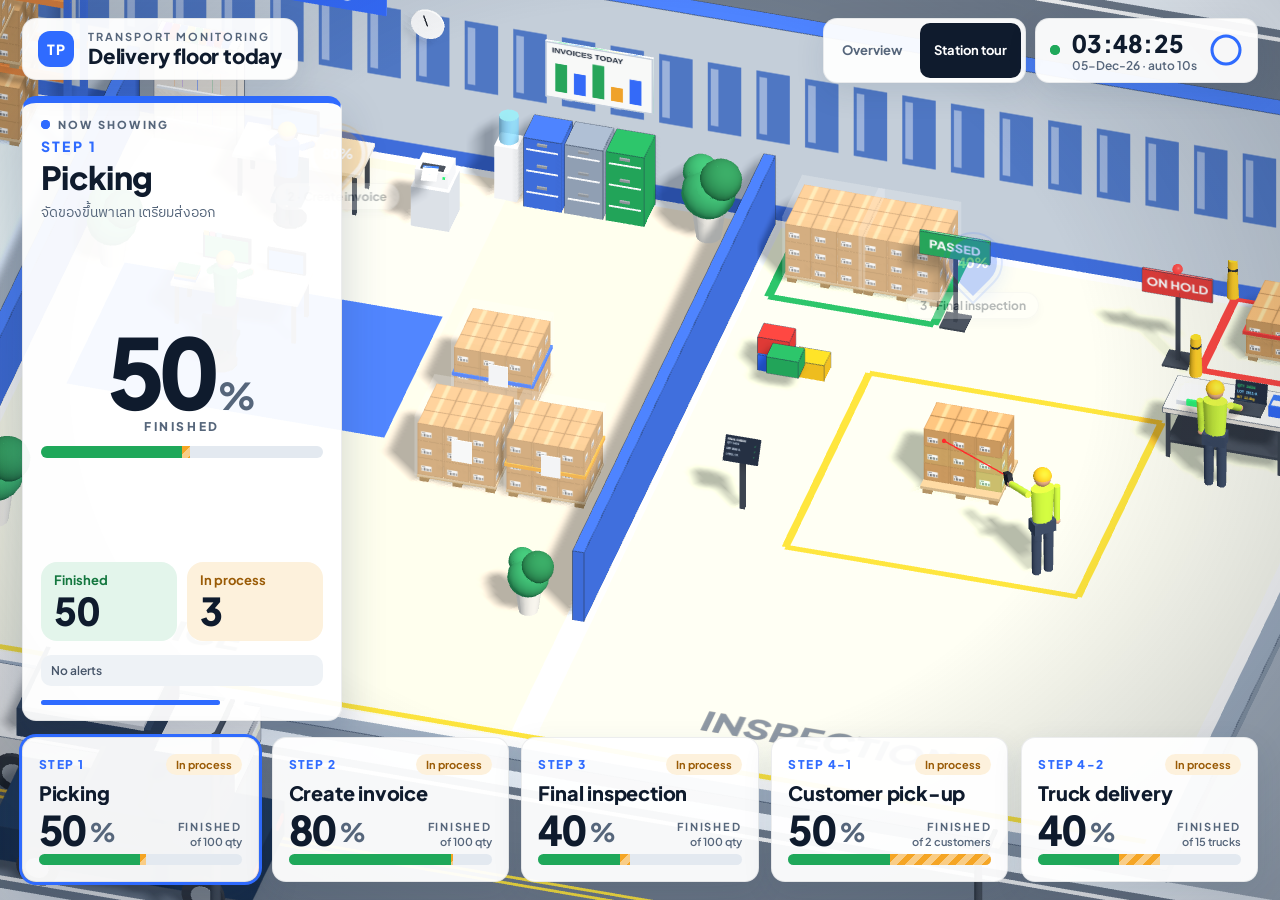
<file: floor3d/index.html>
<!doctype html>
<html lang="th">
<head>
<meta charset="utf-8">
<meta name="viewport" content="width=device-width,initial-scale=1,viewport-fit=cover">
<!-- 3D delivery floor shown on the dashboard TV. Flutter embeds this page and posts live numbers into it (see lib/dashboard/floor3d_web.dart; scene shared with SOI8-DEL-FINAL-INSPEC-FRONT). -->
<title>TP Delivery Floor</title>
<meta name="claude:viewport-fit-sides" content="cover">
<!-- Everything this page needs is bundled here, so the TV works without internet. -->
<link rel="stylesheet" href="fonts/fonts.css">
<style>
/* Layout: live isometric 3D yard fills the TV; glass HUD on top, five big station cards along the bottom */
:root{
  --world:#E8EEF5; --glass:rgba(255,255,255,.95); --glass-line:rgba(15,27,45,.08);
  --ink:#0F1B2D; --muted:#56667B; --blue:#2F6BFF; --blue-soft:#E6EEFF;
  --fin:#1FA85A; --fin-ink:#14773F; --fin-soft:#E3F5EB;
  --inp:#F5A524; --inp-ink:#9A5B06; --inp-soft:#FDF1DC;
  --wait:#94A3B8; --wait-ink:#475569; --wait-soft:#EEF2F6;
  --sans:'Plus Jakarta Sans','IBM Plex Sans Thai',system-ui,sans-serif;
  --thai:'IBM Plex Sans Thai','Plus Jakarta Sans',system-ui,sans-serif;
  --gut:max(clamp(16px,1.7vw,34px),env(safe-area-inset-left,0px));
  --gutr:max(clamp(16px,1.7vw,34px),env(safe-area-inset-right,0px));
  color-scheme:light;
}
html,body{height:100%}
body{margin:0;background:var(--world);color:var(--ink);font-family:var(--sans);overflow:hidden}
.app{position:relative;height:100%;overflow:hidden}
#stage{position:absolute;inset:0}
#stage canvas{display:block;width:100%;height:100%}
.nogl{position:absolute;inset:0;display:grid;place-items:center;font-size:18px;color:var(--muted)}

.hud{position:absolute;left:0;right:0;top:0;padding-top:clamp(12px,1.4vw,28px);padding-left:var(--gut);padding-right:var(--gutr);display:flex;flex-wrap:wrap;gap:clamp(10px,1vw,18px);align-items:flex-start;justify-content:space-between;pointer-events:none}
.hud>*{pointer-events:auto}
.panel{background:var(--glass);border:1px solid var(--glass-line);border-radius:clamp(14px,1.1vw,22px);box-shadow:0 10px 30px rgba(31,55,90,.10)}
.brand{display:flex;align-items:center;gap:14px;padding:clamp(10px,.9vw,16px) clamp(14px,1.2vw,22px)}
.logo{width:clamp(36px,2.6vw,50px);height:clamp(36px,2.6vw,50px);border-radius:12px;background:var(--blue);display:grid;place-items:center;color:#fff;font-weight:800;font-size:clamp(14px,1vw,19px);letter-spacing:.02em}
.brand small{display:block;font-size:clamp(11px,.72vw,14px);font-weight:700;letter-spacing:.18em;color:var(--muted)}
.brand h1{margin:2px 0 0;font-size:clamp(18px,1.6vw,32px);font-weight:800;letter-spacing:-.01em;line-height:1.1}
.kpis{display:flex;flex-wrap:wrap;gap:clamp(8px,.7vw,12px)}
.kpi{display:flex;align-items:center;gap:10px;padding:clamp(8px,.7vw,13px) clamp(12px,1vw,18px)}
.kpi b{font-size:clamp(18px,1.5vw,30px);font-weight:800;font-variant-numeric:tabular-nums}
.kpi span{font-size:clamp(12px,.82vw,16px);color:var(--muted);font-weight:600;line-height:1.2}
.kpi i{width:10px;height:10px;border-radius:50%;flex:none}
.right{display:flex;flex-wrap:wrap;gap:clamp(8px,.7vw,12px);align-items:stretch;justify-content:flex-end;margin-left:auto}
.clock{display:flex;align-items:center;gap:12px;padding:clamp(8px,.7vw,13px) clamp(14px,1.1vw,20px)}
.clock .t{font-size:clamp(20px,1.9vw,38px);font-weight:800;font-variant-numeric:tabular-nums;letter-spacing:.01em}
.clock .d{font-size:clamp(12px,.82vw,16px);color:var(--muted);font-weight:600}
.live{position:relative;width:10px;height:10px;border-radius:50%;background:var(--fin)}
.live::after{content:"";position:absolute;inset:0;border-radius:50%;background:var(--fin);animation:ping 1.8s ease-out infinite}
@keyframes ping{from{transform:scale(1);opacity:.55}to{transform:scale(3.4);opacity:0}}
.ring{width:34px;height:34px}
.ring circle.p{stroke-dasharray:88;animation:cd 10s linear infinite}
@keyframes cd{from{stroke-dashoffset:88}to{stroke-dashoffset:0}}
.seg{display:flex;padding:4px;gap:4px}
.seg button{font:inherit;font-size:clamp(13px,.85vw,16px);font-weight:700;border:0;border-radius:10px;padding:0 14px;min-height:40px;background:transparent;color:var(--muted);cursor:pointer}
.seg button[aria-pressed="true"]{background:var(--ink);color:#fff}
.seg button:focus-visible,.card:focus-visible{outline:3px solid var(--blue);outline-offset:2px}
/* switch to the dashboard's card pipeline — only offered when embedded */
.cardsBtn{display:none;align-items:center;gap:8px;font:inherit;font-size:clamp(13px,.85vw,16px);font-weight:700;border:0;border-radius:14px;padding:0 16px;min-height:48px;background:#fff;color:var(--ink);cursor:pointer}
.embed .cardsBtn{display:inline-flex}
.cardsBtn:focus-visible{outline:3px solid var(--blue);outline-offset:2px}
.cardsBtn svg{width:18px;height:18px}

#pins{position:absolute;inset:0;pointer-events:none}
.pin{position:absolute;left:0;top:0;display:flex;flex-direction:column;align-items:center;gap:6px;will-change:transform;transition:opacity .3s}
.pin .bub{position:relative;width:clamp(48px,3.6vw,70px);height:clamp(48px,3.6vw,70px);border-radius:50% 50% 50% 0;transform:rotate(-45deg);background:var(--blue);box-shadow:0 8px 18px rgba(47,107,255,.35);display:grid;place-items:center}
.pin .bub span{transform:rotate(45deg);color:#fff;font-weight:800;font-size:clamp(14px,1.05vw,21px);font-variant-numeric:tabular-nums}
.pin.hold .bub{background:#F59E0B;box-shadow:0 8px 18px rgba(245,158,11,.4)}
.pin .lab{background:var(--glass);border:1px solid var(--glass-line);border-radius:99px;padding:5px 12px;font-size:clamp(12px,.8vw,16px);font-weight:700;white-space:nowrap;box-shadow:0 4px 12px rgba(31,55,90,.10)}
.pin .bub::after{content:"";position:absolute;inset:-6px;border-radius:50% 50% 50% 0;border:2px solid currentColor;color:rgba(47,107,255,.45);animation:halo 2.2s ease-out infinite}
.pin.hold .bub::after{color:rgba(245,158,11,.5)}
@keyframes halo{from{opacity:1;transform:scale(.9)}to{opacity:0;transform:scale(1.35)}}
.pin.focus .bub{transform:rotate(-45deg) scale(1.2)}

.cards{position:absolute;left:0;right:0;bottom:0;padding-bottom:clamp(14px,1.4vw,28px);padding-left:var(--gut);padding-right:var(--gutr);display:grid;grid-template-columns:repeat(5,minmax(0,1fr));gap:clamp(10px,1vw,20px);align-items:stretch;transition:grid-template-columns .9s cubic-bezier(.2,.8,.2,1)}
.app[data-mode="tour"] .cards{align-items:end}
.card{position:relative;padding:clamp(14px,1.25vw,26px);display:flex;flex-direction:column;gap:clamp(8px,.7vw,14px);min-width:0;cursor:pointer;animation:rise .8s cubic-bezier(.2,.8,.2,1) both;animation-delay:var(--d)}
@keyframes rise{from{opacity:0;transform:translateY(30px)}}
.card.focus{box-shadow:0 0 0 3px var(--blue),0 18px 40px rgba(31,55,90,.18)}
.c-top{display:flex;justify-content:space-between;align-items:center;gap:8px}
.chip{font-size:clamp(12px,.85vw,17px);font-weight:800;letter-spacing:.12em;color:var(--blue)}
.state{font-size:clamp(11px,.75vw,15px);font-weight:700;border-radius:99px;padding:4px 10px;white-space:nowrap}
.state.inp{background:var(--inp-soft);color:var(--inp-ink)}
.state.fin{background:var(--fin-soft);color:var(--fin-ink)}
.state.wait{background:var(--wait-soft);color:var(--wait-ink)}
.c-name{margin:0;font-size:clamp(18px,1.55vw,32px);font-weight:800;letter-spacing:-.01em;line-height:1.15;white-space:nowrap;overflow:hidden;text-overflow:ellipsis}
.c-th{margin:0;font-family:var(--thai);font-size:clamp(13px,.9vw,18px);color:var(--muted);line-height:1.4;min-height:2.8em;display:-webkit-box;-webkit-line-clamp:2;-webkit-box-orient:vertical;overflow:hidden}
.c-pct{display:flex;align-items:flex-end;gap:4px}
.pv{font-size:clamp(48px,5.6vw,112px);font-weight:800;line-height:.9;letter-spacing:-.04em;font-variant-numeric:tabular-nums}
.ps{font-size:clamp(20px,2vw,40px);font-weight:800;color:var(--muted);line-height:1.2}
.pl{margin-left:auto;display:flex;flex-direction:column;align-items:flex-end;gap:2px;font-size:clamp(11px,.72vw,14px);font-weight:700;letter-spacing:.16em;color:var(--muted);white-space:nowrap}
.pl .of{letter-spacing:0;font-weight:600}
.bar{display:flex;height:clamp(10px,.85vw,16px);border-radius:99px;background:#E3E9F0;overflow:hidden}
.bar i{display:block;height:100%;transition:width .8s cubic-bezier(.2,.8,.2,1);transform-origin:left center;animation:grow 1.5s cubic-bezier(.2,.8,.2,1) both;animation-delay:calc(var(--d) + .3s)}
.bar .bf{background:var(--fin)}
.bar .bi{position:relative;overflow:hidden;background-color:var(--inp)}
.bar .bi::after{content:"";position:absolute;top:0;bottom:0;left:-17px;right:0;background-image:repeating-linear-gradient(-45deg,rgba(255,255,255,.45) 0 6px,transparent 6px 12px);background-size:17px 17px;animation:slide .9s linear infinite;will-change:transform}
@keyframes grow{from{transform:scaleX(0)}}
@keyframes slide{to{transform:translateX(17px)}}
.counts{display:grid;grid-template-columns:repeat(2,minmax(0,1fr));gap:clamp(6px,.5vw,10px)}
.cnt{border-radius:clamp(10px,.8vw,16px);padding:clamp(8px,.65vw,13px) clamp(10px,.8vw,16px);display:flex;flex-direction:column;gap:4px;min-width:0}
.cnt .cl{font-size:clamp(11px,.78vw,15px);font-weight:700;white-space:nowrap}
.cnt .cv{font-size:clamp(24px,2.3vw,46px);font-weight:800;line-height:1;font-variant-numeric:tabular-nums}
.cnt.fin{background:var(--fin-soft)}.cnt.fin .cl{color:var(--fin-ink)}
.cnt.inp{background:var(--inp-soft)}.cnt.inp .cl{color:var(--inp-ink)}
.cnt.wait{background:var(--wait-soft)}.cnt.wait .cl{color:var(--wait-ink)}
.note{margin:auto 0 0;font-size:clamp(12px,.85vw,17px);font-weight:600;border-radius:10px;padding:8px 10px;line-height:1.3;min-height:2.6em;display:flex;align-items:center;box-sizing:content-box}
.note.hold{background:var(--inp-soft);color:var(--inp-ink)}
.note.info{background:var(--blue-soft);color:#1E46B8}
.note.none{background:var(--wait-soft);color:var(--wait-ink)}

.app[data-mode="tour"] .card :is(.c-th,.counts,.note){display:none}
.app[data-mode="tour"] .card .pv{font-size:clamp(34px,3.2vw,64px)}
.app[data-mode="tour"] .card{gap:clamp(6px,.5vw,10px)}

.vig{position:absolute;inset:0;pointer-events:none;background:radial-gradient(ellipse at 50% 42%,rgba(15,27,45,0) 50%,rgba(15,27,45,.28));opacity:0;transition:opacity .8s}
.app[data-mode="tour"] .vig{opacity:1}
.tourTitle{position:absolute;left:var(--gut);top:clamp(96px,7.2vw,150px);display:flex;flex-direction:column;gap:4px;padding:clamp(14px,1.2vw,24px) clamp(16px,1.4vw,28px);pointer-events:none;opacity:0;transform:translateX(-20px);transition:opacity .5s,transform .5s}
.app[data-mode="tour"] .tourTitle{opacity:1;transform:none}
.tt-step{font-weight:800;letter-spacing:.16em;color:var(--blue);font-size:clamp(14px,1.05vw,21px)}
.tt-name{font-weight:800;font-size:clamp(28px,2.5vw,50px);line-height:1.05;letter-spacing:-.02em;white-space:nowrap}
.tt-th{font-family:var(--thai);font-size:clamp(14px,1.05vw,21px);color:var(--muted)}
.tourTitle{max-width:clamp(300px,26vw,500px)}
.tt-stats{display:flex;align-items:flex-end;gap:clamp(12px,1vw,20px);margin-top:10px}
.tt-pct{font-weight:800;font-size:clamp(48px,4.6vw,92px);line-height:.9;letter-spacing:-.04em;font-variant-numeric:tabular-nums}
.tt-pct small{font-size:.42em;color:var(--muted);letter-spacing:0}
.tt-cnt{display:flex;gap:8px}
.tt-cnt span{display:flex;flex-direction:column;gap:2px;border-radius:12px;padding:8px 12px;font-size:clamp(12px,.8vw,15px);font-weight:700;white-space:nowrap}
.tt-cnt b{font-size:clamp(22px,1.9vw,38px);font-weight:800;line-height:1;color:var(--ink);font-variant-numeric:tabular-nums}
.tt-cnt .f{background:var(--fin-soft);color:var(--fin-ink)}.tt-cnt .i{background:var(--inp-soft);color:var(--inp-ink)}
.tt-note{display:block;margin-top:8px;font-size:clamp(12px,.85vw,16px);font-weight:600;border-radius:10px;padding:8px 10px}
.tt-note.hold{background:var(--inp-soft);color:var(--inp-ink)}.tt-note.info{background:var(--blue-soft);color:#1E46B8}.tt-note.none{background:var(--wait-soft);color:var(--wait-ink)}
.tt-bar{display:block;height:5px;width:clamp(160px,14vw,280px);background:#E3E9F0;border-radius:5px;overflow:hidden;margin-top:8px}
.tt-bar i{display:block;height:100%;background:var(--blue);transform-origin:left center}
.tourTitle.go .tt-bar i{animation:dwell var(--dwell,6s) linear both}
@keyframes dwell{from{transform:scaleX(0)}}
.tourTitle.go>span:not(.tt-bar){animation:ttin .75s cubic-bezier(.2,.8,.2,1) both}
.tourTitle.go>.tt-name{animation-delay:.08s}.tourTitle.go>.tt-th{animation-delay:.16s}
@keyframes ttin{from{opacity:0;transform:translateX(-28px)}}
/* tour panel: fills the left column from the header down to the cards, % in the middle */
.tourTitle{bottom:240px;width:clamp(300px,25vw,500px);max-width:none;box-sizing:border-box;border-top:7px solid var(--blue);box-shadow:0 18px 44px rgba(31,55,90,.22);gap:6px}
.tourTitle::before{content:"";position:absolute;inset:-4px;border-radius:inherit;border:4px solid var(--blue);opacity:0;pointer-events:none}
.tourTitle.go::before{animation:ttpulse 1.3s ease-out}
@keyframes ttpulse{0%{opacity:1;transform:scale(1)}100%{opacity:0;transform:scale(1.05)}}
.tt-now{display:flex;align-items:center;gap:8px;font-size:clamp(11px,.72vw,14px);font-weight:800;letter-spacing:.2em;color:var(--muted)}
.tt-now i{position:relative;width:9px;height:9px;border-radius:50%;background:var(--blue)}
.tt-now i::after{content:"";position:absolute;inset:0;border-radius:50%;background:var(--blue);animation:ping 1.6s ease-out infinite}
.tt-center{flex:1;display:flex;flex-direction:column;align-items:center;justify-content:center;gap:6px;min-height:0;padding:8px 0}
.tt-pct{font-weight:800;font-size:clamp(80px,7.6vw,156px);line-height:.88;letter-spacing:-.05em;font-variant-numeric:tabular-nums}
.tt-pct small{font-size:.38em;color:var(--muted);letter-spacing:0;margin-left:4px}
.tt-fin{font-size:clamp(12px,.8vw,15px);font-weight:800;letter-spacing:.22em;color:var(--muted)}
.tt-pbar{display:flex;width:100%;height:clamp(12px,.9vw,18px);border-radius:99px;background:#E3E9F0;overflow:hidden;margin-top:6px}
.tt-pbar i{display:block;height:100%;transform-origin:left center}
.tt-pbar .f{background:var(--fin)}.tt-pbar .p{background:var(--inp)}
/* in-process part moves like the station cards below (.bar .bi) */
.tt-pbar .p{position:relative;overflow:hidden}
.tt-pbar .p::after{content:"";position:absolute;top:0;bottom:0;left:-17px;right:0;background-image:repeating-linear-gradient(-45deg,rgba(255,255,255,.45) 0 6px,transparent 6px 12px);background-size:17px 17px;animation:slide .9s linear infinite;will-change:transform}
.tourTitle.go .tt-pbar i{animation:grow 1.1s cubic-bezier(.2,.8,.2,1) both}
.tt-cnt{display:grid;grid-template-columns:repeat(2,minmax(0,1fr));gap:10px}
.tt-cnt span{display:flex;flex-direction:column;gap:4px;border-radius:16px;padding:clamp(10px,.8vw,16px) clamp(12px,1vw,18px);font-size:clamp(13px,.9vw,17px);font-weight:700}
.tt-cnt b{font-size:clamp(32px,3vw,60px);font-weight:800;line-height:1;color:var(--ink);font-variant-numeric:tabular-nums}
.tourTitle.go .tt-center,.tourTitle.go .tt-cnt,.tourTitle.go .tt-note{animation:ttin .75s cubic-bezier(.2,.8,.2,1) both}
.tourTitle.go .tt-center{animation-delay:.12s}.tourTitle.go .tt-cnt{animation-delay:.2s}.tourTitle.go .tt-note{animation-delay:.26s}
@media (max-width:900px){.tourTitle{display:none}}
/* The card is pinned between the header and the station cards, so its height is
   whatever the screen leaves over. Sizes that only follow screen width overflow on
   wide, short screens (a 1920x920 fullscreen TV): the big % then runs over the
   name and "FINISHED". Size the tall items by the card's own height too (cqh). */
.tourTitle{container-type:size}
.tt-name{font-size:clamp(22px,min(2.5vw,7cqh),50px)}
.tt-pct{font-size:clamp(44px,min(7.6vw,19cqh),156px)}
.tt-cnt b{font-size:clamp(22px,min(3vw,7.5cqh),60px)}
.tt-cnt span{padding:clamp(8px,min(.8vw,1.8cqh),16px) clamp(12px,1vw,18px)}
.tt-center{overflow:hidden}
@container (max-height:430px){.tt-note{display:none}.tt-center{gap:2px;padding:4px 0}}
@container (max-height:340px){.tt-th{display:none}}
@media (max-width:900px){
  body{overflow:auto}
  .app{height:auto;overflow:visible;display:flex;flex-direction:column}
  #stage{position:relative;height:58vh;min-height:320px}
  .hud{position:relative;order:-1;padding-bottom:12px}
  .cards{position:relative;grid-template-columns:minmax(0,1fr)!important;padding-top:14px}
  .app[data-mode="tour"] .card :is(.c-th,.counts,.note){display:flex}
}
@media (prefers-reduced-motion:reduce){*{animation:none!important;transition:none!important}}
</style>

<div class="app" id="app" data-mode="tour">
  <div id="stage" role="img" aria-label="3D view of the TP delivery floor: picking, invoice, final inspection, customer pick-up and truck delivery"><div id="pins" aria-hidden="true"></div></div>

  <div class="vig" aria-hidden="true"></div>
  <div class="panel tourTitle" id="tourTitle" aria-live="polite"><span class="tt-now"><i></i>NOW SHOWING</span><span class="tt-step"></span><span class="tt-name"></span><span class="tt-th"></span><span class="tt-center"><span class="tt-pct"></span><span class="tt-fin">FINISHED</span><span class="tt-pbar"><i class="f"></i><i class="p"></i></span></span><span class="tt-cnt"></span><span class="tt-note"></span><span class="tt-bar"><i></i></span></div>
  <header class="hud">
    <div class="panel brand">
      <div class="logo">TP</div>
      <div><small>TRANSPORT MONITORING</small><h1>Delivery floor today</h1></div>
    </div>
    <div class="right">
      <button type="button" class="panel cardsBtn" id="mCards" title="สลับเป็นมุมมองการ์ด"><svg viewBox="0 0 24 24" fill="none" stroke="currentColor" stroke-width="2.2" stroke-linecap="round" stroke-linejoin="round" aria-hidden="true"><rect x="3" y="4" width="5" height="16" rx="1.5"/><rect x="9.5" y="4" width="5" height="16" rx="1.5"/><rect x="16" y="4" width="5" height="16" rx="1.5"/></svg>มุมมองการ์ด</button>
      <div class="panel seg" role="group" aria-label="View">
        <button type="button" id="mOverview" aria-pressed="false">Overview</button>
        <button type="button" id="mTour" aria-pressed="true">Station tour</button>
      </div>
      <div class="panel clock">
        <span class="live" aria-hidden="true"></span>
        <div><div class="t" id="time">--:--:--</div><div class="d" id="date"></div></div>
        <svg class="ring" viewBox="0 0 34 34" aria-label="Auto refresh every 10 seconds" role="img"><circle cx="17" cy="17" r="14" fill="none" stroke="#E3E9F0" stroke-width="3"/><circle class="p" cx="17" cy="17" r="14" fill="none" stroke="#2F6BFF" stroke-width="3" stroke-linecap="round" transform="rotate(-90 17 17)"/></svg>
      </div>
    </div>
  </header>

  <section class="cards" id="cards" aria-label="Pipeline steps"></section>
</div>

<script src="vendor/three.r128.min.js"></script>
<script>
(function(){
'use strict';
/* Station names and descriptions are fixed here; when the page is embedded in the
   Flutter dashboard, the numbers and notes arrive from the backend via postMessage. */
var STEPS=[
  {key:'step1',label:'STEP 1',name:'Picking',th:'จัดของขึ้นพาเลท เตรียมส่งออก',unit:'qty',total:100,fin:50,inp:3,wait:47,note:'',tone:''},
  {key:'step2',label:'STEP 2',name:'Create invoice',th:'ออกใบ Invoice แนบไปกับสินค้า',unit:'qty',total:100,fin:80,inp:1,wait:19,note:'1 doc on hold · 811025769 TOYOTA',tone:'hold'},
  {key:'step3',label:'STEP 3',name:'Final inspection',th:'ตรวจนับจำนวน และเช็ค Lot',unit:'qty',total:100,fin:40,inp:5,wait:55,note:'',tone:''},
  {key:'step41',label:'STEP 4-1',name:'Customer pick-up',th:'ลูกค้ามารับของด้วยตัวเอง',unit:'customers',total:2,fin:1,inp:1,wait:0,note:'1 customer in progress · T-SANMEI',tone:'info'},
  {key:'step42',label:'STEP 4-2',name:'Truck delivery',th:'นำของออกไปส่งลูกค้าด้วยรถขนส่ง',unit:'trucks',total:15,fin:6,inp:3,wait:6,note:'6 trucks already back at TP',tone:'info'}
];
var EMBED=window.parent!==window, gotData=!EMBED, dataDate='', refreshSec=10;
if(EMBED)STEPS.forEach(function(s){s.total=0;s.fin=0;s.inp=0;s.wait=0;s.note='';s.tone='';});
var STX=[-21.5,-12,-2,10,24];
var reduce=window.matchMedia&&matchMedia('(prefers-reduced-motion: reduce)').matches;
var app=document.getElementById('app');

/* ---------- HUD ---------- */

var cardsEl=document.getElementById('cards');
cardsEl.innerHTML=STEPS.map(function(s,i){
  return '<article class="panel card" tabindex="0" data-i="'+i+'" style="--d:'+(i*90)+'ms">'+
    '<div class="c-top"><span class="chip">'+s.label+'</span><span class="state"></span></div>'+
    '<h2 class="c-name">'+s.name+'</h2><p class="c-th">'+s.th+'</p>'+
    '<div class="c-pct"><span class="pv">0</span><span class="ps">%</span><span class="pl">FINISHED<span class="of"></span></span></div>'+
    '<div class="bar"><i class="bf"></i><i class="bi"></i></div>'+
    '<div class="counts"><div class="cnt fin"><span class="cl">Finished</span><span class="cv cf">0</span></div>'+
    '<div class="cnt inp"><span class="cl">In process</span><span class="cv ci">0</span></div></div>'+
    '<p class="note none">No alerts</p></article>';
}).join('');

function pctOf(s){return s.total?Math.round(s.fin/s.total*100):0;}
function share(n,s){return s.total?n/s.total*100:0;}
var shown=STEPS.map(function(){return {p:0,f:0,i:0};});
/* write the current numbers into the cards; counts tween from what is on screen */
function renderCards(animate){
  [].forEach.call(cardsEl.children,function(c,i){var s=STEPS[i],st=s.inp>0?['inp','In process']:(s.wait>0?['wait','Queued']:['fin','All done']);
    var pill=c.querySelector('.state');pill.className='state '+st[0];pill.textContent=st[1];
    c.querySelector('.of').textContent='of '+s.total+' '+s.unit;
    c.querySelector('.bf').style.width=share(s.fin,s)+'%';c.querySelector('.bi').style.width=share(s.inp,s)+'%';
    var n=c.querySelector('.note');n.className='note '+(s.note?(s.tone==='hold'?'hold':'info'):'none');n.textContent=s.note||'No alerts';
    c.setAttribute('aria-label',s.label+' '+s.name+', '+pctOf(s)+' percent finished');});
  if(typeof pinEls!=='undefined')pinEls.forEach(function(p,i){p.classList.toggle('hold',STEPS[i].tone==='hold');p.querySelector('.bub span').textContent=pctOf(STEPS[i])+'%';});
  var from=shown.map(function(o){return {p:o.p,f:o.f,i:o.i};}), to=STEPS.map(function(s){return {p:pctOf(s),f:s.fin,i:s.inp};});
  var t0=performance.now(), dur=(animate&&!reduce)?1500:0;
  (function step(now){var t=dur?Math.min(1,Math.max(0,(now-t0)/dur)):1,e=1-Math.pow(1-t,3);
    [].forEach.call(cardsEl.children,function(c,i){var a=from[i],b=to[i],v={p:Math.round(a.p+(b.p-a.p)*e),f:Math.round(a.f+(b.f-a.f)*e),i:Math.round(a.i+(b.i-a.i)*e)};
      c.querySelector('.pv').textContent=v.p;c.querySelector('.cf').textContent=v.f;c.querySelector('.ci').textContent=v.i;shown[i]=v;});
    if(t<1)requestAnimationFrame(step);})(t0);
}

var MON=['Jan','Feb','Mar','Apr','May','Jun','Jul','Aug','Sep','Oct','Nov','Dec'];
function p2(n){return(n<10?'0':'')+n;}
function tick(){var d=new Date();
  document.getElementById('time').textContent=p2(d.getHours())+':'+p2(d.getMinutes())+':'+p2(d.getSeconds());
  var ds=p2(d.getDate())+'-'+MON[d.getMonth()]+'-'+String(d.getFullYear()).slice(2), m=/^(\d{4})-(\d{2})-(\d{2})$/.exec(dataDate);
  if(m)ds=m[3]+'-'+MON[(+m[2]-1+12)%12]+'-'+m[1].slice(2);
  document.getElementById('date').textContent=ds+' · auto '+refreshSec+'s';}
tick();setInterval(tick,1000);

/* ---------- mode + focus ---------- */
/* Default view is the station tour (TV screens nobody touches). Embedded in the
   dashboard, the Flutter settings page decides the rest through a 'tp:config' message:
   default view, seconds per station, which stations the tour visits, whether finished
   stations are skipped, and whether a mode button pressed on the screen is remembered.
   Standalone, a pressed mode button is remembered as before. */
var MODE_KEY='tp-floor-mode-choice';
var mode='tour', focus=-1, lastSwitch=0;
var CFG={mode:'tour',dwell:6000,remember:!EMBED,tour:null,skipDone:false};
function savedChoice(){try{var s=localStorage.getItem(MODE_KEY);return s==='overview'||s==='tour'?s:null;}catch(e){return null;}}
try{localStorage.removeItem('tp-floor-mode');}catch(e){}
if(!EMBED&&savedChoice())mode=savedChoice();
/* stations the tour visits, in scene order */
function tourList(){
  var all=STEPS.map(function(_,i){return i;});
  var list=CFG.tour?all.filter(function(i){return CFG.tour.indexOf(STEPS[i].key)>=0;}):all;
  if(!list.length)list=all;
  if(CFG.skipDone){var open=list.filter(function(i){var s=STEPS[i];return !(s.total>0&&s.fin>=s.total);});if(open.length)list=open;}
  return list;}
function nextFocus(){var l=tourList();return l[(l.indexOf(focus)+1)%l.length];}
function setDwell(ms){DWELL=ms;document.documentElement.style.setProperty('--dwell',(ms/1000)+'s');}
var bO=document.getElementById('mOverview'), bT=document.getElementById('mTour');
function applyMode(){
  app.dataset.mode=mode;
  bO.setAttribute('aria-pressed',mode==='overview');bT.setAttribute('aria-pressed',mode==='tour');
  if(mode==='overview')focus=-1;else if(focus<0||tourList().indexOf(focus)<0)focus=tourList()[0];
  applyFocus();
}
function toParent(msg){if(EMBED){try{window.parent.postMessage(JSON.stringify(msg),location.origin);}catch(_){}}}
function chooseMode(m){mode=m;applyMode();if(CFG.remember){try{localStorage.setItem(MODE_KEY,m);}catch(e){}}toParent({type:'tp:mode',mode:m});}
function applyFocus(){
  [].forEach.call(cardsEl.children,function(c,i){c.classList.toggle('focus',i===focus);});
  pinEls.forEach(function(p,i){p.classList.toggle('focus',i===focus);});
  lastSwitch=performance.now();transStart=lastSwitch;layoutDirty=true;
  if(focus>=0){var tt=document.getElementById('tourTitle');fillTitle();
    tt.classList.remove('go');void tt.offsetWidth;tt.classList.add('go');}
}
function fillTitle(){if(focus<0)return;var s=STEPS[focus],tt=document.getElementById('tourTitle');
  tt.querySelector('.tt-step').textContent=s.label;tt.querySelector('.tt-name').textContent=s.name;tt.querySelector('.tt-th').textContent=s.th;
  tt.querySelector('.tt-pct').innerHTML=pctOf(s)+'<small>%</small>';
  tt.querySelector('.tt-pbar .f').style.width=share(s.fin,s)+'%';tt.querySelector('.tt-pbar .p').style.width=share(s.inp,s)+'%';
  tt.querySelector('.tt-cnt').innerHTML='<span class="f">Finished<b>'+s.fin+'</b></span><span class="i">In process<b>'+s.inp+'</b></span>';
  var nt=tt.querySelector('.tt-note');nt.textContent=s.note||'No alerts';nt.className='tt-note '+(s.note?(s.tone==='hold'?'hold':'info'):'none');}
var transStart=-1e9, DWELL=6000, layoutDirty=true; /* ms each station stays in focus during the tour */
bO.addEventListener('click',function(){chooseMode('overview');});
bT.addEventListener('click',function(){chooseMode('tour');});
if(EMBED)app.classList.add('embed');
document.getElementById('mCards').addEventListener('click',function(){toParent({type:'tp:style',style:'cards'});});
function pick(i){mode='tour';focus=i;applyMode();}
[].forEach.call(cardsEl.children,function(c,i){
  c.addEventListener('click',function(){pick(i);});
  c.addEventListener('keydown',function(e){if(e.key==='Enter'||e.key===' '){e.preventDefault();pick(i);}});
});

var pinsEl=document.getElementById('pins');
var pinEls=STEPS.map(function(s,i){
  var el=document.createElement('div');
  el.className='pin';
  el.innerHTML='<div class="bub"><span>0%</span></div><div class="lab">'+s.label.replace('STEP ','')+' · '+s.name+'</div>';
  pinsEl.appendChild(el);return el;
});
renderCards(!EMBED);
applyMode();

/* live data from the Flutter dashboard (only the parent page may send it) */
var KEYS=STEPS.map(function(s){return s.key;});
window.addEventListener('message',function(e){
  if(e.source!==window.parent||e.source===window)return;
  var d=e.data;if(typeof d==='string'){try{d=JSON.parse(d);}catch(_){return;}}
  if(d&&d.type==='tp:config'){applyConfig(d);return;}
  if(!d||d.type!=='tp:data'||!Array.isArray(d.steps))return;
  d.steps.forEach(function(x){var i=KEYS.indexOf(x.key);if(i<0)return;var s=STEPS[i];
    s.total=Math.max(0,+x.total||0);s.fin=Math.max(0,+x.finished||0);s.inp=Math.max(0,+x.inprocess||0);s.wait=Math.max(0,+x.waiting||0);
    s.note=typeof x.note==='string'?x.note:'';s.tone=/hold/i.test(s.note)?'hold':(s.note?'info':'');});
  if(typeof d.date==='string')dataDate=d.date;
  /* refresh period comes from Flutter; restart the countdown ring on every update */
  if(+d.refresh>0){refreshSec=+d.refresh;var rg=document.querySelector('.ring'),rp=rg&&rg.querySelector('circle.p');
    if(rg)rg.setAttribute('aria-label','Auto refresh every '+refreshSec+' seconds');
    if(rp){rp.style.animation='none';void rp.getBoundingClientRect();rp.style.animation='';rp.style.animationDuration=refreshSec+'s';}}
  renderCards(!gotData);gotData=true;fillTitle();tick();
  /* with "skip finished" on, the station in focus may just have completed */
  if(mode==='tour'&&tourList().indexOf(focus)<0){focus=tourList()[0];applyFocus();}
});
/* settings from the Flutter settings page; sent on ready and whenever they change */
function applyConfig(d){
  CFG.mode=d.mode==='overview'?'overview':'tour';
  CFG.remember=!!d.remember;
  CFG.tour=Array.isArray(d.stations)?d.stations.filter(function(k){return typeof k==='string';}):null;
  CFG.skipDone=!!d.skipFinished;
  setDwell(Math.max(2,Math.min(120,+d.dwell||6))*1000);
  var want=(CFG.remember&&savedChoice())||CFG.mode;
  if(want!==mode||mode==='tour'){mode=want;applyMode();}
}
if(EMBED){try{window.parent.postMessage('tp:ready','*');}catch(_){}}

/* ---------- 3D ---------- */
var stage=document.getElementById('stage');
function glOK(){try{var c=document.createElement('canvas');return !!(window.WebGLRenderingContext&&(c.getContext('webgl')||c.getContext('experimental-webgl')));}catch(e){return false;}}
if(!window.THREE||!glOK()){stage.innerHTML='<p class="nogl">This 3D view needs WebGL. The station cards still show live numbers.</p>';return;}
var ready=document.fonts&&document.fonts.ready?Promise.race([document.fonts.ready,new Promise(function(r){setTimeout(r,1500);})]):Promise.resolve();
ready.then(init);

function init(){
var renderer=new THREE.WebGLRenderer({antialias:true,powerPreference:'high-performance',stencil:false});
/* render resolution adapts to the TV: full sharpness while frames stay smooth, a small step down only if they don't */
var maxPR=Math.min(window.devicePixelRatio||1,1.5), pr=maxPR, perfAcc=0, perfN=0, goodWins=0;
renderer.setPixelRatio(pr);
renderer.shadowMap.enabled=true;renderer.shadowMap.type=THREE.PCFSoftShadowMap;
renderer.outputEncoding=THREE.sRGBEncoding;
stage.insertBefore(renderer.domElement,stage.firstChild);

var scene=new THREE.Scene();
scene.background=new THREE.Color(0x93C585);
var camera=new THREE.OrthographicCamera(-10,10,10,-10,0.1,400);

scene.add(new THREE.HemisphereLight(0xffffff,0x7F8FA3,0.62));
var sun=new THREE.DirectionalLight(0xfff6e8,1.08);
sun.position.set(30,46,26);sun.target.position.set(2,0,0);
sun.castShadow=true;sun.shadow.mapSize.set(2048,2048);
var sc=sun.shadow.camera;sc.left=-72;sc.right=72;sc.top=52;sc.bottom=-52;sc.near=1;sc.far=180;
sun.shadow.bias=-0.0006;sun.shadow.normalBias=0.03;sun.shadow.radius=3;
scene.add(sun,sun.target);

/* materials */
function M(c,r,m,x){return new THREE.MeshStandardMaterial(Object.assign({color:c,roughness:r==null?.8:r,metalness:m||0},x||{}));}
function tex(w,h,draw){var c=document.createElement('canvas');c.width=w;c.height=h;draw(c.getContext('2d'),w,h);var t=new THREE.CanvasTexture(c);t.encoding=THREE.sRGBEncoding;t.anisotropy=4;return t;}
var cardTop=tex(128,128,function(g,w,h){g.fillStyle='#D9A86C';g.fillRect(0,0,w,h);g.fillStyle='#E9C48F';g.fillRect(w*.42,0,w*.16,h);g.strokeStyle='rgba(120,80,40,.35)';g.lineWidth=3;g.strokeRect(1,1,w-2,h-2);});
var cardSide=tex(128,128,function(g,w,h){g.fillStyle='#CF9C5F';g.fillRect(0,0,w,h);g.strokeStyle='rgba(120,80,40,.3)';g.lineWidth=3;g.strokeRect(1,1,w-2,h-2);g.fillStyle='#fff';g.fillRect(18,58,52,40);g.fillStyle='#1b1b1b';for(var x=22;x<66;x+=3)if((x*7)%5>1)g.fillRect(x,76,2,18);g.font='bold 13px Arial';g.fillText('TP',22,72);});
var MAT={
  ground:M(0x93C585,.95),floor:M(0xDCE3EA,.8),slabEdge:M(0x8796A8,.9),wall:M(0xC9D3DF,.8),wallCap:M(0x3E6FE0,.6),
  road:M(0x5A6676,.95),lane:M(0xFFFFFF,.6),curb:M(0xD0D7DF,.85),grass:M(0x86BF78,.95),tree:M(0x2FA463,.75),tree2:M(0x23894F,.75),trunk:M(0x8A6542,.8),
  line:M(0x9AA8B8,.8),yellow:M(0xF4C431,.6),blue:M(0x3E6FE0,.55,.1),blueDark:M(0x2E54B0,.6),
  rack:M(0x3E6FE0,.5,.3),beam:M(0xF08A3C,.5,.2),
  carton:null,
  wood:M(0xD8BA8C,.85),woodDark:M(0xB89766,.85),
  fork:M(0xF5B623,.5,.1),forkDark:M(0x3C4450,.6,.3),black:M(0x1F2630,.7),tire:M(0x262B33,.9),rim:M(0xC7CFD8,.4,.6),
  white:M(0xFAFBFD,.45),whiteGrey:M(0xE2E7EE,.5),glass:M(0x6FA8E0,.15,.1,{transparent:true,opacity:.42,depthWrite:false}),glassDark:M(0x2A3B52,.2,.3),
  desk:M(0xF1EEE9,.6),screen:M(0x2F6BFF,.4,0,{emissive:0x2F6BFF,emissiveIntensity:.55}),paper:M(0xFFFFFF,.6,0,{side:THREE.DoubleSide}),
  pouch:M(0xFFFFFF,.3,0,{emissive:0x1FA85A,emissiveIntensity:0}),
  wrap:M(0xFFFFFF,.2,0,{transparent:true,opacity:.0,depthWrite:false}),
  pants:M(0x34445E,.8),vest:M(0xFF8A1F,.6),vest2:M(0xC9F03A,.6),shirt:M(0x3E6FE0,.7),skin:M(0xD9A27A,.7),hat:M(0xFFFFFF,.4),hatY:M(0xF5C21B,.45),
  laser:new THREE.MeshBasicMaterial({color:0xFF2B2B}),
  pickup:new THREE.MeshPhysicalMaterial({color:0x2F6BFF,roughness:.35,metalness:.25,clearcoat:.8,clearcoatRoughness:.2}),
  awning:M(0x1FA85A,.6),head:M(0xFFF6D8,.3,0,{emissive:0xFFF1C8,emissiveIntensity:.3}),tail:M(0xD92B2B,.4,0,{emissive:0xFF2020,emissiveIntensity:.2}),
  check:M(0x1FA85A,.4,0,{emissive:0x1FA85A,emissiveIntensity:.4,transparent:true,opacity:0})
};
var livery=tex(1024,256,function(g,w,h){g.fillStyle='#FAFBFD';g.fillRect(0,0,w,h);g.fillStyle='#2F6BFF';g.fillRect(0,178,w,40);g.fillStyle='#1FA85A';g.fillRect(0,218,w,10);
  g.fillStyle='#0F1B2D';g.font='800 96px "Plus Jakarta Sans", Arial, sans-serif';g.fillText('TP DELIVERY',56,128);
  g.fillStyle='#56667B';g.font='600 30px "IBM Plex Sans Thai", Tahoma, sans-serif';g.fillText('Transport · ส่งตรงถึงลูกค้า',60,166);});
var liveryMat=new THREE.MeshPhysicalMaterial({map:livery,roughness:.4,clearcoat:.4});
/* draw text centred and shrunk to fit the sign, so no letter is ever cut off */
function fitText(g,txt,w,h,start,color){var s=start;do{g.font='800 '+s+'px "Plus Jakarta Sans", Arial, sans-serif';s-=2;}while(g.measureText(txt).width>w*.88&&s>10);
  g.fillStyle=color||'#fff';g.textAlign='center';g.textBaseline='middle';g.fillText(txt,w/2,h/2+2);}
var signTex=tex(512,128,function(g,w,h){g.fillStyle='#1FA85A';g.fillRect(0,0,w,h);fitText(g,'CUSTOMER PICK-UP',w,h,54);});
var UPD=[];
var paperTex=tex(128,180,function(g,w,h){g.fillStyle='#fff';g.fillRect(0,0,w,h);g.fillStyle='#2F6BFF';g.fillRect(0,0,w,26);g.fillStyle='#fff';g.font='bold 15px Arial';g.fillText('INVOICE',10,18);g.fillStyle='#C5CFDB';for(var y=44;y<160;y+=14)g.fillRect(10,y,y%28?108:70,5);});
MAT.paper=new THREE.MeshStandardMaterial({map:paperTex,roughness:.6,side:THREE.DoubleSide});
var tabletTex=tex(256,180,function(g,w,h){g.fillStyle='#0F1B2D';g.fillRect(0,0,w,h);g.fillStyle='#fff';g.font='bold 20px Arial';g.fillText('FINAL CHECK',16,32);
  g.font='bold 18px Arial';[['QTY 24/24',58],['LOT 2611-A',96],['LABEL OK',134]].forEach(function(r){g.fillStyle='#CBD5E1';g.fillText(r[0],16,r[1]);g.fillStyle='#22C55E';g.fillText('✓',214,r[1]);});});

/* geometry helpers */
function add(m,p){(p||scene).add(m);return m;}
function mesh(geo,mat,x,y,z,p,noShadow){var m=new THREE.Mesh(geo,mat);m.position.set(x,y,z);m.castShadow=!noShadow;m.receiveShadow=true;return add(m,p);}
function box(w,h,d,mat,x,y,z,p,ns){return mesh(new THREE.BoxGeometry(w,h,d),mat,x,y,z,p,ns);}
function cyl(rt,rb,h,mat,x,y,z,p,seg){return mesh(new THREE.CylinderGeometry(rt,rb,h,seg||18),mat,x,y,z,p);}
function sph(r,mat,x,y,z,p){return mesh(new THREE.SphereGeometry(r,18,14),mat,x,y,z,p);}
function grp(x,y,z,p){var g=new THREE.Group();g.position.set(x||0,y||0,z||0);return add(g,p);}
function flat(w,d,mat,x,z,y,p){var m=new THREE.Mesh(new THREE.PlaneGeometry(w,d),mat);m.rotation.x=-Math.PI/2;m.position.set(x,y==null?0.01:y,z);m.receiveShadow=true;return add(m,p);}
/* one texture for the whole carton (sides on the left half, taped top on the right) = one material, so cartons batch together */
var cartonAtlas=tex(256,128,function(g){g.drawImage(cardSide.image,0,0,128,128);g.drawImage(cardTop.image,128,0,128,128);});
MAT.carton=new THREE.MeshStandardMaterial({map:cartonAtlas,roughness:.9});
var cartonGeo=new THREE.BoxGeometry(.4,.32,.34);
(function(){var a=cartonGeo.attributes.uv;for(var f=0;f<6;f++)for(var q=0;q<4;q++){var i=f*4+q;a.setX(i,f===2?.5+a.getX(i)*.5:a.getX(i)*.5);}a.needsUpdate=true;})();
function carton(x,y,z,p){var m=new THREE.Mesh(cartonGeo,MAT.carton);m.position.set(x,y,z);m.castShadow=true;m.receiveShadow=true;return add(m,p);}
function pallet(x,y,z,p){var g=grp(x,y,z,p);box(1.24,.05,1.04,MAT.wood,0,.125,0,g);
  [-.52,0,.52].forEach(function(px){[-.42,0,.42].forEach(function(pz){box(.14,.1,.14,MAT.woodDark,px,.05,pz,g);});});return g;}
function load(x,y,z,p,layers){var g=pallet(x,y,z,p);for(var l=0;l<(layers||3);l++)for(var i=0;i<3;i++)for(var j=0;j<3;j++)carton(-.41+i*.41,.31+l*.32,-.35+j*.35,g);return g;}
function wheel(r,w,x,y,z,p){var g=grp(x,y,z,p);var t=cyl(r,r,w,MAT.tire,0,0,0,g,22);t.rotation.z=Math.PI/2;var h=cyl(r*.55,r*.55,w+.02,MAT.rim,0,0,0,g,14);h.rotation.z=Math.PI/2;return g;}
function person(x,z,ry,vest,p){var g=grp(x,0,z,p);g.rotation.y=ry;
  cyl(.08,.07,.8,MAT.pants,-.1,.4,0,g,10);cyl(.08,.07,.8,MAT.pants,.1,.4,0,g,10);
  box(.36,.2,.22,MAT.pants,0,.88,0,g);var t=cyl(.19,.16,.6,vest||MAT.vest,0,1.27,0,g,14);t.scale.z=.7;
  sph(.13,MAT.skin,0,1.75,0,g);var h=mesh(new THREE.SphereGeometry(.145,16,8,0,Math.PI*2,0,Math.PI/2),MAT.hatY,0,1.78,0,g);
  function arm(s){var a=grp(s*.24,1.52,0,g);cyl(.055,.05,.62,vest||MAT.vest,0,-.3,0,a,8);sph(.055,MAT.skin,0,-.64,0,a);return a;}
  g.userData={aL:arm(-1),aR:arm(1)};return g;}

/* ---------- ground, roads, buildings ---------- */
var EDGE=new THREE.LineBasicMaterial({color:0x22324A,transparent:true,opacity:.55});
function outline(m){var l=new THREE.LineSegments(new THREE.EdgesGeometry(m.geometry,20),EDGE);m.add(l);return m;}
function obox(w,h,d,mat,x,y,z,p,ns){return outline(box(w,h,d,mat,x,y,z,p,ns));}
flat(260,170,MAT.ground,4,0,-0.03);
var sidewalk=M(0xCDD4DD,.85), yellowLine=M(0xF4C431,.6), yardMat=M(0x8A95A3,.95);
function road(x1,z1,x2,z2,w,y){y=y||0;var hor=Math.abs(x2-x1)>Math.abs(z2-z1),len=hor?Math.abs(x2-x1):Math.abs(z2-z1),cx=(x1+x2)/2,cz=(z1+z2)/2;
  flat(hor?len:w+1.8,hor?w+1.8:len,sidewalk,cx,cz,y);flat(hor?len:w,hor?w:len,MAT.road,cx,cz,y+.006);
  if(hor){flat(len,.1,MAT.lane,cx,cz-w/2+.25,y+.012);flat(len,.1,MAT.lane,cx,cz+w/2-.25,y+.012);flat(len,.07,yellowLine,cx,cz-.08,y+.013);flat(len,.07,yellowLine,cx,cz+.08,y+.013);}
  else{flat(.1,len,MAT.lane,cx-w/2+.25,cz,y+.012);flat(.1,len,MAT.lane,cx+w/2-.25,cz,y+.012);flat(.07,len,yellowLine,cx-.08,cz,y+.013);flat(.07,len,yellowLine,cx+.08,cz,y+.013);}}
function junction(x,z,w){flat(w+1.8,w+1.8,sidewalk,x,z,.02);flat(w,w,MAT.road,x,z,.026);
  for(var k=0;k<6;k++){var o=-w/2+.5+k*(w-1)/5;
    flat(.36,1.1,MAT.lane,x+o,z-w/2-1.5,.03);flat(.36,1.1,MAT.lane,x+o,z+w/2+1.5,.03);
    flat(1.1,.36,MAT.lane,x-w/2-1.5,z+o,.03);flat(1.1,.36,MAT.lane,x+w/2+1.5,z+o,.03);}}
road(-80,8,90,8,4.6);
road(41,-30,41,40,4.6,.001);road(-31,-30,-31,40,4.6,.001);
road(-31,-14,41,-14,4,.002);
junction(41,8,4.6);junction(-31,8,4.6);junction(41,-14,4.6);junction(-31,-14,4.6);
/* arrows on main road */
[-20,0,20].forEach(function(x){flat(1.4,.22,MAT.lane,x,9.2,.014);flat(1.4,.22,MAT.lane,x+30,6.8,.014);});
/* parking lot across the road */
flat(26,6.4,M(0x7A8696,.95),-3,14.4,.004);
for(var px=-15.4;px<=10;px+=2.8)flat(.1,3.2,MAT.lane,px,13.2,.012);
/* grass verges + trees */
[[-25,18.5],[-18,19],[-9,18.6],[0,19.2],[9,18.4],[18,19],[27,18.6],[34,17.8],[-36,14],[-37,-20],[-24,-19],[-12,-19.5],[0,-19],[12,-19.6],[24,-19],[35,-19.4],[47,-6],[47,2],[47,14],[-45,12],[-45,-12],[16,14.5],[22,15.5],[30,14.6]].forEach(function(t,i){
  cyl(.13,.16,1,MAT.trunk,t[0],.5,t[1]);sph(.9+(i%3)*.15,i%2?MAT.tree:MAT.tree2,t[0],1.6,t[1]);if(i%3===0)sph(.6,MAT.tree,t[0]+.5,1.2,t[1]+.3);});

/* warehouse: slab, coloured room floors, full-height cut-away walls with windows, partitions */
obox(30.6,.22,14.6,MAT.slabEdge,-12,.11,-2,null,true);
flat(30,14,MAT.floor,-12,-2,.225);
flat(9.6,13.6,M(0xCFDDEE,.85),-22,-2,.23);
flat(9.6,13.6,M(0xE4DCCD,.85),-12,-2,.23);
flat(9.6,13.6,M(0xE3E8D3,.85),-2,-2,.23);
var winTex=tex(256,128,function(g,w,h){g.fillStyle='#C9D3DF';g.fillRect(0,0,w,h);g.fillStyle='#4F79C8';for(var x=14;x<w;x+=64){g.fillRect(x,30,44,46);}g.fillStyle='rgba(255,255,255,.45)';for(var x2=14;x2<w;x2+=64){g.fillRect(x2+4,34,10,38);}g.fillStyle='#3E6FE0';g.fillRect(0,h-10,w,10);});
winTex.wrapS=THREE.RepeatWrapping;winTex.repeat.set(10,1);
var wallWin=new THREE.MeshStandardMaterial({map:winTex,roughness:.7});
var bw=obox(30.6,3.6,.35,[MAT.wall,MAT.wall,MAT.wallCap,MAT.wall,wallWin,MAT.wall],-12,2.02,-9.15);
var lwTex=winTex.clone();lwTex.needsUpdate=true;lwTex.repeat.set(5,1);
obox(.35,3.6,14.6,[new THREE.MeshStandardMaterial({map:lwTex,roughness:.7}),MAT.wall,MAT.wallCap,MAT.wall,MAT.wall,MAT.wall],-27.15,2.02,-2);
/* low partition walls between rooms */
[-17,-7].forEach(function(x){obox(.18,1.3,10.5,M(0x3E6FE0,.6),x,.875,-3.6);});
obox(.18,1.3,3.2,M(0x3E6FE0,.6),3,.875,-7.4);
flat(29.6,.12,MAT.yellow,-12,4.7,.236);
/* painted room names on the floor */
function floorText(txt,x,z){var t=tex(512,96,function(g,w,h){g.fillStyle='rgba(0,0,0,0)';g.clearRect(0,0,w,h);g.fillStyle='rgba(30,50,80,.55)';g.font='800 64px "Plus Jakarta Sans", Arial, sans-serif';g.fillText(txt,10,70);});
  var m=new THREE.Mesh(new THREE.PlaneGeometry(5.2,1),new THREE.MeshStandardMaterial({map:t,transparent:true,depthWrite:false}));m.rotation.x=-Math.PI/2;m.position.set(x,.24,z);scene.add(m);}
floorText('PICKING',-22,3.6);floorText('INVOICE',-12,3.6);floorText('INSPECTION',-2,3.6);
/* yard asphalt */
flat(34.4,14.6,yardMat,20.2,-2,0.008);
[7.8,12.2].forEach(function(x){flat(.1,5.6,MAT.lane,x,-1.4,.014);});

/* ---------- STATION 1 · PICKING ---------- */
var S1=grp(STX[0],.225,-2);
[-4.3,-1.6,1.1,3.8].forEach(function(x){[-6.55,-5.65].forEach(function(z){box(.1,4.6,.1,MAT.rack,x,2.3,z,S1);});});
[1.4,2.8,4.2].forEach(function(y){[-6.55,-5.65].forEach(function(z){box(8.2,.12,.07,MAT.beam,-.25,y,z,S1);});});
[[-2.95,0],[.25,0],[2.45,0],[-2.95,1.46],[2.45,1.46],[-.25,2.86]].forEach(function(b){load(b[0],b[1],-6.1,S1,b[1]>2?2:3);});
var buildP=pallet(-1.2,0,.6,S1), slots=[];
for(var l=0;l<2;l++)for(var j=0;j<3;j++)for(var i=0;i<3;i++){var c=carton(-.41+i*.41,.31+l*.32,-.35+j*.35,buildP);c.visible=false;slots.push(c);}
var wrap=box(1.3,.72,1.1,MAT.wrap,0,.5,0,buildP,true);
var picker=person(.1,1.2,-2.3,MAT.vest,S1);
var beaconMat=M(0xFF8A00,.3,0,{emissive:0xFF8A00,emissiveIntensity:1});
function makeForklift(p,x,z,withLoad){var f=grp(x,0,z,p);
  outline(box(1,.55,1.5,MAT.fork,0,.55,0,f));box(1.02,.65,.4,MAT.forkDark,0,.6,-.82,f);
  box(.42,.12,.4,MAT.black,0,.9,-.25,f);box(.42,.42,.08,MAT.black,0,1.12,-.45,f);
  [[.44,.5],[-.44,.5],[.44,-.6],[-.44,-.6]].forEach(function(q){cyl(.035,.035,1.25,MAT.forkDark,q[0],1.45,q[1],f,8);});
  box(1.02,.06,1.25,MAT.forkDark,0,2.08,-.05,f);
  box(.08,2.3,.12,MAT.forkDark,.32,1.2,.84,f);box(.08,2.3,.12,MAT.forkDark,-.32,1.2,.84,f);
  var car=grp(0,.3,.92,f);box(.8,.45,.05,MAT.forkDark,0,.15,0,car);
  box(.12,.05,1.1,MAT.forkDark,.24,-.05,.57,car);box(.12,.05,1.1,MAT.forkDark,-.24,-.05,.57,car);
  var ld=withLoad?load(0,-.05,.62,car,2):null;
  wheel(.28,.24,.47,.28,.5,f);wheel(.28,.24,-.47,.28,.5,f);wheel(.22,.22,.47,.22,-.62,f);wheel(.22,.22,-.47,.22,-.62,f);
  var dr=person(0,-.2,0,MAT.shirt,f);dr.position.y=.38;dr.scale.setScalar(.92);
  sph(.07,beaconMat,0,2.16,-.5,f);
  return {g:f,car:car,load:ld};}
var FL1=makeForklift(S1,2.4,-1.2,true), fork=FL1.g, carriage=FL1.car;fork.rotation.y=Math.PI;
var beacon={material:beaconMat};

/* ---------- STATION 2 · INVOICE ---------- */
var S2=grp(STX[1],.225,-2);
flat(5,3.9,M(0xE9E1D4,.8),-1.5,-4.6,.012,S2);
box(2,.55,.04,new THREE.MeshStandardMaterial({map:tex(256,72,function(g,w,h){g.fillStyle='#2F6BFF';g.fillRect(0,0,w,h);g.fillStyle='#fff';g.font='800 38px "Plus Jakarta Sans", Arial';g.fillText('BILLING',40,50);})}),-2.05,2.9,-6.94,S2,true);
box(2,.06,.85,MAT.desk,-2,.78,-5.7,S2);[[-2.9,-6.05],[-1.1,-6.05],[-2.9,-5.35],[-1.1,-5.35]].forEach(function(p){box(.06,.76,.06,MAT.forkDark,p[0],.38,p[1],S2);});
box(.75,.45,.05,MAT.forkDark,-2.2,1.12,-5.95,S2);box(.68,.38,.01,MAT.screen,-2.2,1.12,-5.92,S2,true);box(.06,.2,.06,MAT.forkDark,-2.2,.9,-5.95,S2);
box(.6,.75,.6,MAT.whiteGrey,.1,.375,-5.6,S2);box(.52,.28,.44,MAT.white,.1,.89,-5.6,S2);box(.36,.03,.12,MAT.forkDark,.1,1.04,-5.48,S2);
var led=box(.04,.04,.02,M(0x22C55E,.3,0,{emissive:0x22C55E,emissiveIntensity:1}),.3,.95,-5.37,S2,true);
var clerk=person(-2,-4.8,Math.PI,MAT.shirt,S2);
var invP=load(2.3,0,.4,S2,3);var invWrap=box(1.3,1.12,1.1,M(0xFFFFFF,.2,0,{transparent:true,opacity:.22,depthWrite:false}),0,.7,0,invP,true);
var pouch=box(.32,.4,.02,MAT.pouch,.1,.75,.57,invP,true);
var paper=new THREE.Mesh(new THREE.PlaneGeometry(.24,.34),MAT.paper);paper.castShadow=true;S2.add(paper);

/* invoice office dressing: second workstation, cabinets, binders, plants, whiteboard */
function chair(p,x,z,ry,c){var g=grp(x,0,z,p);g.rotation.y=ry||0;var m=M(c||0x2F6BFF,.6);box(.48,.08,.46,m,0,.48,0,g);box(.46,.5,.07,m,0,.78,-.21,g);cyl(.03,.03,.42,MAT.forkDark,0,.25,0,g,8);cyl(.26,.26,.04,MAT.forkDark,0,.04,0,g,12);return g;}
function plant(p,x,z,s){s=s||1;var g=grp(x,0,z,p);cyl(.2*s,.15*s,.42*s,M(0xF4F1EA,.6),0,.21*s,0,g,14);sph(.32*s,MAT.tree,0,.64*s,0,g);sph(.25*s,MAT.tree2,.16*s,.88*s,.05*s,g);sph(.21*s,MAT.tree,-.13*s,.82*s,-.12*s,g);return g;}
function desk(p,x,z,w){var g=grp(x,0,z,p);w=w||2;box(w,.06,.85,MAT.desk,0,.78,0,g);[[-w/2+.08,-.35],[w/2-.08,-.35],[-w/2+.08,.35],[w/2-.08,.35]].forEach(function(q){box(.06,.76,.06,MAT.forkDark,q[0],.38,q[1],g);});return g;}
flat(5,3.2,M(0x3E6FE0,.95),-1.6,-1.6,.016,S2);
desk(S2,-2,-2.3);
box(.75,.45,.05,MAT.forkDark,-2.3,1.12,-2.55,S2);box(.68,.38,.01,M(0x1FA85A,.4,0,{emissive:0x1FA85A,emissiveIntensity:.5}),-2.3,1.12,-2.52,S2,true);box(.06,.2,.06,MAT.forkDark,-2.3,.9,-2.6,S2);
box(.6,.4,.05,MAT.forkDark,-1.35,1.1,-2.5,S2);box(.54,.34,.01,MAT.screen,-1.35,1.1,-2.47,S2,true);
[0xF5C21B,0xFF7AA2,0x7DD3FC].forEach(function(c,i){box(.08,.08,.01,M(c,.6),-2.62+i*.1,1.36,-2.52,S2,true);});
[0,1,2].forEach(function(i){box(.34,.04,.26,[M(0x2F6BFF,.6),M(0xF5A524,.6),M(0x1FA85A,.6)][i],-2.8,.83+i*.05,-2.1,S2);});
var clerk2=person(-2,-1.4,Math.PI,M(0x1FA85A,.7),S2);chair(S2,-2,-1.15,Math.PI,0x1E3A5F);chair(S2,-2,-4.95,0,0x1E3A5F);
[[1.6,0x3E6FE0],[2.25,0x94A3B8],[2.9,0x1FA85A]].forEach(function(c){var cb=obox(.6,1.3,.6,M(c[1],.55,.2),c[0],.65,-6.55,S2);
  for(var d=0;d<3;d++){box(.5,.02,.02,MAT.white,c[0],.3+d*.4,-6.24,S2,true);box(.16,.04,.03,MAT.rim,c[0],.42+d*.4,-6.23,S2,true);}});
obox(1.3,1.9,.42,M(0xE7E2DA,.7),-3.9,.95,-6.6,S2);
[0.4,1.0,1.6].forEach(function(y){box(1.2,.04,.4,MAT.whiteGrey,-3.9,y,-6.55,S2);
  for(var bi=0;bi<9;bi++){var col=[0xE53935,0x2F6BFF,0xF5C21B,0x1FA85A,0xFF8A1F,0x7C3AED][(bi+Math.round(y*3))%6];box(.1,.36,.3,M(col,.6),-4.4+bi*.12,y+.2,-6.55,S2);}});
var wbTex=tex(256,160,function(g,w,h){g.fillStyle='#FFFFFF';g.fillRect(0,0,w,h);g.strokeStyle='#CBD5E1';g.lineWidth=4;g.strokeRect(2,2,w-4,h-4);
  g.fillStyle='#0F1B2D';g.font='bold 20px Arial';g.fillText('INVOICES TODAY',16,30);
  [[80,'#1FA85A'],[60,'#2F6BFF'],[95,'#1FA85A'],[40,'#F5A524'],[70,'#2F6BFF']].forEach(function(b,i){g.fillStyle=b[1];g.fillRect(24+i*44,140-b[0],28,b[0]);});});
box(1.7,1.05,.04,new THREE.MeshStandardMaterial({map:wbTex}),2.3,2.15,-6.94,S2,true);
var clk=cyl(.26,.26,.04,MAT.white,-.4,2.6,-6.93,S2,24);clk.rotation.x=Math.PI/2;
var hand=box(.02,.2,.01,MAT.black,-.4,2.66,-6.9,S2,true);
var water=grp(1.0,0,-6.5,S2);box(.36,1,.36,MAT.white,0,.5,0,water);var bottle=cyl(.15,.15,.45,M(0x7DD3FC,.1,0,{transparent:true,opacity:.75}),0,1.25,0,water,16);
plant(S2,-4.3,-3.2,1.2);plant(S2,4.2,-6.3,1.3);plant(S2,-4.2,3.6,1.4);plant(S2,4.2,3.6,1);
[[3.7,.4],[2.3,-1.6]].forEach(function(q,i){var L=load(q[0],0,q[1],S2,3);box(1.3,1.12,1.1,M(0xFFFFFF,.2,0,{transparent:true,opacity:.22,depthWrite:false}),0,.7,0,L,true);
  box(1.28,.06,1.08,M(i?0x2F6BFF:0xF5A524,.5),0,.62,0,L);box(.3,.38,.02,MAT.white,.1,.75,.57,L,true);});
UPD.push(function(t){hand.rotation.z=-t*.6;hand.position.set(-.4+Math.sin(t*.6)*.08,2.6+Math.cos(t*.6)*.08,-6.9);
  clerk2.userData.aL.rotation.x=-1.05+Math.sin(t*12)*.08;clerk2.userData.aR.rotation.x=-1.05+Math.cos(t*11)*.08;});

/* ---------- STATION 3 · FINAL INSPECTION ---------- */
var S3=grp(STX[2],.225,-2);
[[-0.2,-3.6,4.6,.12],[-0.2,1.0,4.6,.12],[-2.5,-1.3,.12,4.6],[2.1,-1.3,.12,4.6]].forEach(function(t){flat(t[2],t[3],MAT.yellow,t[0],t[1],.015,S3);});
var qaP=pallet(-.3,0,-1.4,S3), qaFront=[];
for(var lq=0;lq<3;lq++)for(var jq=0;jq<2;jq++)for(var iq=0;iq<3;iq++){
  var cm=jq===1?new THREE.MeshStandardMaterial({map:cartonAtlas,roughness:.9,emissive:0x22C55E,emissiveIntensity:0}):MAT.carton;
  var cc=new THREE.Mesh(cartonGeo,cm);cc.position.set(-.41+iq*.41,.31+lq*.32,-.18+jq*.36);cc.castShadow=cc.receiveShadow=true;qaP.add(cc);
  if(jq===1)qaFront.push(cc);}
var inspector=person(1.4,.5,0,MAT.vest2,S3);
inspector.rotation.y=Math.atan2(-1.7,-1.9);
inspector.userData.aR.rotation.x=-1.25;
var scanner=box(.08,.16,.2,MAT.black,0,-.7,.06,inspector.userData.aR);
var beam=new THREE.Mesh(new THREE.CylinderGeometry(.012,.012,1,6),MAT.laser);scene.add(beam);
var dot=new THREE.Mesh(new THREE.SphereGeometry(.035,10,8),MAT.laser);scene.add(dot);
var stand=grp(-3.4,0,.2,S3);box(.08,1.05,.08,MAT.forkDark,0,.52,0,stand);
var tab=box(.55,.4,.03,new THREE.MeshStandardMaterial({map:tabletTex,emissive:0xffffff,emissiveMap:tabletTex,emissiveIntensity:.5}),0,1.12,.05,stand);tab.rotation.x=-.5;
var checkRing=new THREE.Mesh(new THREE.TorusGeometry(.22,.04,10,28),MAT.check);checkRing.rotation.x=-Math.PI/2;S3.add(checkRing);

/* inspection dressing: workbench with scale + laptop, PASS / HOLD areas, coloured totes, second inspector */
function signTexOf(txt,bg){return tex(256,96,function(g,w,h){g.fillStyle=bg;g.fillRect(0,0,w,h);fitText(g,txt,w,h,48);});}
function standSign(p,x,z,txt,bg){var g=grp(x,0,z,p);box(.06,1.3,.06,MAT.forkDark,0,.65,0,g);obox(1.1,.42,.04,new THREE.MeshStandardMaterial({map:signTexOf(txt,bg)}),0,1.45,.03,g);box(.4,.04,.4,MAT.forkDark,0,.02,0,g);return g;}
function tapeSquare(p,cx,cz,w,d,mat){[[cx,cz-d/2,w,.14],[cx,cz+d/2,w,.14],[cx-w/2,cz,.14,d],[cx+w/2,cz,.14,d]].forEach(function(t){flat(t[2],t[3],mat,t[0],t[1],.016,p);});}
var bench=grp(3.3,0,-3.2,S3);
obox(1.9,.08,.85,M(0xE7E2DA,.6),0,.9,0,bench);box(1.8,.05,.75,MAT.forkDark,0,.3,0,bench);
[[-.88,-.36],[.88,-.36],[-.88,.36],[.88,.36]].forEach(function(q){box(.06,.9,.06,MAT.forkDark,q[0],.45,q[1],bench);});
box(.55,.08,.45,MAT.whiteGrey,-.5,.98,.05,bench);box(.22,.1,.04,M(0x22C55E,.3,0,{emissive:0x22C55E,emissiveIntensity:.9}),-.5,1.02,.29,bench,true);
var lapTex=tex(128,80,function(g,w,h){g.fillStyle='#0F1B2D';g.fillRect(0,0,w,h);g.fillStyle='#22C55E';g.font='bold 14px Arial';g.fillText('QTY  24/24',8,24);g.fillStyle='#7DD3FC';g.fillText('LOT  2611-A',8,46);g.fillStyle='#F5C21B';g.fillText('WT  12.4kg',8,68);});
box(.5,.03,.36,MAT.forkDark,.3,.955,.1,bench);var lscr=box(.5,.34,.02,new THREE.MeshStandardMaterial({map:lapTex,emissive:0xffffff,emissiveMap:lapTex,emissiveIntensity:.6}),.3,1.12,-.08,bench,true);lscr.rotation.x=-.25;
box(.26,.2,.3,M(0x2F6BFF,.5),.78,1.04,.05,bench);box(.18,.01,.12,MAT.white,.78,1.15,.12,bench,true);
var qa2=person(3.3,-2.35,Math.PI,MAT.vest2,S3);box(.26,.34,.02,MAT.glassDark,0,-.62,.12,qa2.userData.aL);qa2.userData.aL.rotation.x=-.9;
[[0,0,0x2F6BFF],[.55,0,0xF5C21B],[0,.33,0xE53935],[.27,0,0x1FA85A]].forEach(function(t,i){var gx=-3.9+(i===3?.27:t[0]),gy=t[1];
  obox(.5,.3,.36,M(t[2],.5),gx,gy+.15+(i===3?.33:0),-3.4+(i===3?.45:0),S3);});
tapeSquare(S3,-3.2,-6,2.6,1.9,M(0x1FA85A,.6));
[-3.75,-2.55].forEach(function(x){var L=load(x,0,-6,S3,3);box(1.3,1.12,1.1,M(0xFFFFFF,.2,0,{transparent:true,opacity:.22,depthWrite:false}),0,.7,0,L,true);});
standSign(S3,-1.6,-5.2,'PASSED','#1FA85A');
tapeSquare(S3,3.5,-6,2.4,1.9,M(0xE53935,.6));
var holdL=load(3.5,0,-6,S3,2);box(1.32,.06,1.1,M(0xE53935,.5),0,.55,0,holdL);
standSign(S3,1.9,-5.2,'ON HOLD','#E53935');
[[2.25,-4.95],[4.75,-4.95],[2.25,-7],[4.75,-7]].forEach(function(q){cyl(.08,.1,.7,M(0xF5C21B,.5),q[0],.35,q[1],S3,10);cyl(.085,.085,.12,MAT.black,q[0],.5,q[1],S3,10);});
var hoLight=sph(.08,M(0xE53935,.3,0,{emissive:0xFF2020,emissiveIntensity:1}),1.9,1.75,-5.17,S3);
UPD.push(function(t){hoLight.material.emissiveIntensity=Math.sin(t*6)>0?1.4:.15;qa2.userData.aR.rotation.x=-.3+Math.sin(t*2)*.2;});

/* ---------- STATION 4-1 · CUSTOMER PICK-UP ---------- */
var S4=grp(STX[3],0,-2);
obox(5,3,2.8,M(0xE9EEF4,.8),0,1.5,-5.6,S4);obox(5.3,.18,3.1,MAT.wallCap,0,3.08,-5.6,S4);
obox(1.4,.5,1,MAT.whiteGrey,-1.2,3.42,-6,S4);obox(.9,.4,.8,MAT.whiteGrey,1.4,3.37,-6.3,S4);
var sign=box(3.4,.62,.04,new THREE.MeshStandardMaterial({map:signTex,emissive:0xffffff,emissiveMap:signTex,emissiveIntensity:.25}),0,2.55,-4.18,S4,true);
box(4.6,.08,1.1,MAT.awning,0,2.12,-3.7,S4);
box(1.6,1.9,.05,MAT.glassDark,-1.4,1.05,-4.19,S4,true);box(1.4,2.1,.05,MAT.blueDark,.9,1.05,-4.19,S4,true);
var conv=grp(.9,0,-3.4,S4);
box(.06,.08,2.2,MAT.forkDark,.33,.92,0,conv);box(.06,.08,2.2,MAT.forkDark,-.33,.92,0,conv);
[-.95,.95].forEach(function(z){box(.05,.9,.05,MAT.forkDark,.33,.45,z,conv);box(.05,.9,.05,MAT.forkDark,-.33,.45,z,conv);});
for(var rz=-1.05;rz<=1.05;rz+=.15){var rl=cyl(.035,.035,.62,MAT.rim,0,.95,rz,conv,10);rl.rotation.z=Math.PI/2;}
var pk=grp(.9,0,.4,S4);
box(1.86,.55,5.2,MAT.pickup,0,.72,0,pk);box(1.74,.62,1.8,MAT.pickup,0,1.3,.35,pk);box(1.76,.46,1.5,MAT.glassDark,0,1.33,.4,pk);
box(1.7,.08,1.45,MAT.pickup,0,1.64,.35,pk);box(1.8,.1,1.4,MAT.pickup,0,1.03,1.9,pk);
box(.08,.32,1.9,MAT.pickup,.89,1.15,-1.6,pk);box(.08,.32,1.9,MAT.pickup,-.89,1.15,-1.6,pk);box(1.78,.32,.08,MAT.pickup,0,1.15,-.62,pk);
box(1.72,.02,1.85,MAT.black,0,1.005,-1.6,pk);var tg=box(1.78,.05,.42,MAT.pickup,0,.98,-2.78,pk);
box(1.9,.18,.18,MAT.whiteGrey,0,.5,2.62,pk);box(.36,.14,.04,MAT.head,.62,.95,2.6,pk);box(.36,.14,.04,MAT.head,-.62,.95,2.6,pk);
box(.2,.2,.04,MAT.tail,.8,1,-2.61,pk);box(.2,.2,.04,MAT.tail,-.8,1,-2.61,pk);
wheel(.4,.3,.88,.4,1.6,pk);wheel(.4,.3,-.88,.4,1.6,pk);wheel(.4,.3,.88,.4,-1.7,pk);wheel(.4,.3,-.88,.4,-1.7,pk);
var flow=[0,1,2].map(function(){var c=carton(0,0,0,S4);c.visible=false;return c;});
var bedSpots=[[.55,-2.1],[.9,-1.6],[1.25,-2.1]];
var bedBoxes=bedSpots.map(function(b){var c=carton(b[0],1.18,b[1]+.4,S4);c.visible=false;return c;});
var customer=person(2.5,1.4,-Math.PI/2,MAT.shirt,S4);
box(.22,.3,.02,MAT.paper,0,-.62,.12,customer.userData.aR);customer.userData.aR.rotation.x=-.7;

/* ---------- STATION 4-2 · TRUCK DELIVERY ---------- */
var S5=grp(STX[4],0,-2);
obox(15,4.4,3.8,M(0xD5DDE7,.8),0,2.2,-5.3,S5);obox(15.3,.22,4.1,MAT.wallCap,0,4.5,-5.3,S5);
[-5.5,-2.5,2.8,5.6].forEach(function(x,i){obox(1.3,.6,1.1,MAT.whiteGrey,x,4.92,-5.8+(i%2)*.6,S5);});
var dockSign=tex(512,96,function(g,w,h){g.fillStyle='#0F1B2D';g.fillRect(0,0,w,h);fitText(g,'LOADING DOCK',w,h,52);});
box(4.6,.85,.05,new THREE.MeshStandardMaterial({map:dockSign}),0,3.95,-3.37,S5,true);
[-5,0,5].forEach(function(x,i){var n=tex(64,64,function(g){g.fillStyle='#fff';g.beginPath();g.arc(32,32,30,0,7);g.fill();g.fillStyle='#0F1B2D';g.font='800 36px Arial';g.fillText(String(i+1),21,45);});box(.5,.5,.04,new THREE.MeshStandardMaterial({map:n,transparent:true}),x,3.3,-3.36,S5,true);});
[-5,0,5].forEach(function(x){box(3.2,3.5,.06,MAT.blue,x,1.75,-3.38,S5,true);for(var sy=.4;sy<3.5;sy+=.35)box(3.2,.025,.03,MAT.blueDark,x,sy,-3.35,S5,true);
  box(.3,.6,.25,MAT.black,x-1.75,.8,-3.25,S5);box(.3,.6,.25,MAT.black,x+1.75,.8,-3.25,S5);flat(3.2,.6,MAT.yellow,x,-3.05,.02,S5);});
function boxTruck(p){var g=grp(0,0,0,p);
  box(1,.26,6.4,MAT.forkDark,0,.56,-.1,g);
  var cargo=new THREE.Mesh(new THREE.BoxGeometry(2.3,2.4,4.4),[liveryMat,liveryMat,MAT.white,MAT.white,MAT.white,MAT.whiteGrey]);cargo.position.set(0,1.95,-.95);cargo.castShadow=cargo.receiveShadow=true;g.add(cargo);
  box(2.2,1.9,1.7,MAT.white,0,1.6,2.25,g);box(2.24,.45,1.72,MAT.blue,0,.86,2.25,g);
  box(2.02,.75,.05,MAT.glassDark,0,2.05,3.11,g,true);box(2.26,.55,.9,MAT.glassDark,0,2.05,2.4,g,true);
  box(2.3,.25,.22,MAT.forkDark,0,.6,3.15,g);var hl=box(.38,.18,.05,MAT.head,.76,1.08,3.12,g,true);box(.38,.18,.05,MAT.head,-.76,1.08,3.12,g,true);
  var tl=new THREE.MeshStandardMaterial({color:0xC81E1E,emissive:0xFF2020,emissiveIntensity:.2});
  box(.22,.24,.04,tl,.95,.85,-3.17,g,true);box(.22,.24,.04,tl,-.95,.85,-3.17,g,true);
  var ws=[wheel(.48,.32,1,.48,2.3,g),wheel(.48,.32,-1,.48,2.3,g),wheel(.48,.3,.86,.48,-2.1,g),wheel(.48,.3,1.18,.48,-2.1,g),wheel(.48,.3,-.86,.48,-2.1,g),wheel(.48,.3,-1.18,.48,-2.1,g)];
  return {g:g,wheels:ws,tail:tl};}
var dockA=boxTruck(S5);dockA.g.position.set(-5,0,.6);
var dockC=boxTruck(S5);dockC.g.position.set(5,0,.6);
var mover=boxTruck(scene);
var roadTruck=boxTruck(scene);
var loadA=load(0,0,-3.15,S5,2), loadB=load(0,0,-3.15,S5,2);
var porter=person(-2.6,1.2,-.6,MAT.vest,S5);

/* ---------- more world: office, containers, gate, street furniture, traffic ---------- */
/* TP office building */
var offTex=tex(256,256,function(g,w,h){g.fillStyle='#E9EEF4';g.fillRect(0,0,w,h);for(var y=10;y<h;y+=64)for(var x=10;x<w;x+=62){g.fillStyle='#3F6FB8';g.fillRect(x,y,50,48);g.fillStyle='rgba(255,255,255,.32)';g.beginPath();g.moveTo(x,y+48);g.lineTo(x+20,y);g.lineTo(x+30,y);g.lineTo(x+10,y+48);g.fill();}});
offTex.wrapS=offTex.wrapT=THREE.RepeatWrapping;offTex.repeat.set(2,2.5);
var offSide=new THREE.MeshStandardMaterial({map:offTex,roughness:.35,metalness:.1});
obox(8,10,9,[offSide,offSide,MAT.whiteGrey,MAT.white,offSide,offSide],-39,5,-3);
obox(8.4,.3,9.4,MAT.wallCap,-39,10.15,-3);
obox(2,.9,1.6,MAT.whiteGrey,-40.5,10.75,-4.5);obox(1.4,.7,1.2,MAT.whiteGrey,-37.6,10.65,-1.6);
var offSign=tex(512,128,function(g,w,h){g.fillStyle='#2F6BFF';g.fillRect(0,0,w,h);fitText(g,'TP OFFICE',w,h,72);});
box(5,1.25,.12,new THREE.MeshStandardMaterial({map:offSign,emissive:0xffffff,emissiveIntensity:.12}),-39,11.0,1.3);
obox(3.4,.16,1.8,MAT.wallCap,-39,3.1,2.4);box(2,2.8,.06,MAT.glassDark,-39,1.4,1.53,null,true);
var flags=[0x2F6BFF,0x1FA85A,0xF5A524].map(function(c,i){var x=-41.2+i*2.2;cyl(.05,.06,6,MAT.rim,x,3,3.6);
  var f=new THREE.Mesh(new THREE.PlaneGeometry(1.3,.8),M(c,.6,0,{side:THREE.DoubleSide}));f.position.set(x+.66,5.5,3.6);f.castShadow=true;scene.add(f);return f;});
UPD.push(function(t){flags.forEach(function(f,i){f.rotation.y=Math.sin(t*2.4+i)*.25;});});

/* shipping containers in the yard */
function contTex(c){return tex(128,64,function(g,w,h){g.fillStyle=c;g.fillRect(0,0,w,h);g.fillStyle='rgba(0,0,0,.2)';for(var x=0;x<w;x+=8)g.fillRect(x,0,3,h);g.fillStyle='rgba(255,255,255,.18)';g.fillRect(0,0,w,4);});}
function container(c,x,y,z){return obox(2.44,2.6,6.06,new THREE.MeshStandardMaterial({map:contTex(c),roughness:.6,metalness:.2}),x,y+1.3,z);}
container('#2F6BFF',33.7,0,-6);container('#E8642C',36.2,0,-6);container('#1FA85A',33.7,2.6,-6);container('#D63B3B',36.2,0,1.4);

/* empty pallet stacks */
[[-25.6,.225,3.2],[15,0,3.4],[31.6,0,-.2]].forEach(function(s){for(var k=0;k<6;k++)pallet(s[0],s[1]+k*.15,s[2]);});

/* second forklift working the yard */
var FL2=makeForklift(scene,32,3.2,true);FL2.g.rotation.y=-Math.PI/2;
UPD.push(function(t){var p=(t%10)/10, x=p<.5?32-ease(p*2)*1.6:30.4+ease((p-.5)*2)*1.6;FL2.g.position.x=x;FL2.car.position.y=.3+Math.max(0,Math.sin(p*Math.PI*2))*.5;});

/* gatehouse + barrier at the yard entrance */
obox(1.6,2.5,1.6,MAT.white,18.2,1.25,4.0);obox(2.1,.16,2.1,MAT.wallCap,18.2,2.58,4.0);
box(1.2,.9,.05,MAT.glassDark,18.2,1.6,4.81,null,true);
var guard=person(18.2,3.95,0,MAT.shirt);guard.scale.setScalar(.95);
obox(.25,1.1,.25,MAT.forkDark,19.2,.55,4.6);
var armTex=tex(256,16,function(g,w,h){for(var x=0;x<w;x+=32){g.fillStyle=(x/32)%2?'#E53935':'#FFFFFF';g.fillRect(x,0,32,h);}});
var arm=grp(19.3,1.0,4.6);var armBar=box(7.6,.12,.12,new THREE.MeshStandardMaterial({map:armTex}),3.8,0,0,arm);
UPD.push(function(t){var t5=moverPh, up=(t5>5.3&&t5<10.3)||(t5>15.8&&t5<19.6);arm.userData.a=(arm.userData.a||0)+((up?1.35:0)-(arm.userData.a||0))*.08;arm.rotation.z=arm.userData.a;});

/* street lamps */
var lampHead=M(0xFFF6D8,.3,0,{emissive:0xFFF1C8,emissiveIntensity:.35});
function lamp(x,z,dir){var g=grp(x,0,z);cyl(.06,.09,4.2,MAT.forkDark,0,2.1,0,g,8);var a=box(1,.07,.07,MAT.forkDark,.45,4.15,0,g);var h=box(.5,.12,.26,lampHead,.95,4.08,0,g);g.rotation.y=dir;}
for(var lxp=-70;lxp<=80;lxp+=12){if(Math.abs(lxp+31)<5||Math.abs(lxp-41)<5)continue;lamp(lxp,11.1,Math.PI/2);}
for(var lzp=-28;lzp<=38;lzp+=11){if(Math.abs(lzp-8)<5||Math.abs(lzp+14)<5)continue;lamp(37.9,lzp,0);lamp(-27.9,lzp,Math.PI);}

/* traffic lights at the main junction */
var TL=[];function tlight(x,z,ry){var g=grp(x,0,z);g.rotation.y=ry;cyl(.07,.09,3.4,MAT.forkDark,0,1.7,0,g,8);obox(.36,1.05,.34,MAT.black,0,3.6,0,g);
  var mats=[0xFF3030,0xFFB020,0x22C55E].map(function(c,i){var m=M(c,.3,0,{emissive:c,emissiveIntensity:.08});sph(.11,m,0,3.92-i*.31,.18,g);return m;});TL.push(mats);}
tlight(38.4,10.9,Math.PI/2);tlight(43.6,5.1,-Math.PI/2);tlight(43.6,10.9,Math.PI);tlight(38.4,5.1,0);
UPD.push(function(t){var ph=t%16;
  TL.forEach(function(m,i){var isA=i<2, g=isA?ph<5.6:(ph>=8&&ph<13.6), am=isA?(ph>=5.6&&ph<6.8):(ph>=13.6&&ph<14.8);
    m[0].emissiveIntensity=(!g&&!am)?1.4:.08;m[1].emissiveIntensity=am?1.4:.08;m[2].emissiveIntensity=g?1.4:.08;});});

/* cars */
function car(color){var g=grp(0,0,0);var paint=new THREE.MeshPhysicalMaterial({color:color,roughness:.32,metalness:.3,clearcoat:.8,clearcoatRoughness:.2});
  outline(box(1.8,.62,4.1,paint,0,.62,0,g));box(1.62,.55,2.1,MAT.glassDark,0,1.18,-.25,g);box(1.66,.08,1.9,paint,0,1.48,-.25,g);
  box(.34,.12,.04,MAT.head,.6,.7,2.06,g,true);box(.34,.12,.04,MAT.head,-.6,.7,2.06,g,true);box(.3,.12,.04,MAT.tail,.62,.74,-2.06,g,true);box(.3,.12,.04,MAT.tail,-.62,.74,-2.06,g,true);
  return {g:g,wheels:[wheel(.33,.24,.86,.33,1.3,g),wheel(.33,.24,-.86,.33,1.3,g),wheel(.33,.24,.86,.33,-1.3,g),wheel(.33,.24,-.86,.33,-1.3,g)]};}
function spin(c,d){c.wheels.forEach(function(w){w.rotation.x=d/.33;});}
/* lane traffic (drives on the left, as in Thailand): follows the car ahead, stops at signals, yields to the dock truck */
var LANES={
  'A+':{axis:'x',dir:1,fixed:6.9,from:-80,to:95,j:[-31,41],grp:'EW'},
  'A-':{axis:'x',dir:-1,fixed:9.1,from:-95,to:80,j:[-41,31],grp:'EW'},
  'B+':{axis:'z',dir:1,fixed:42.1,from:-40,to:50,j:[-14,8],grp:'NS'},
  'B-':{axis:'z',dir:-1,fixed:39.9,from:-50,to:40,j:[-8,14],grp:'NS'},
  'C-':{axis:'x',dir:-1,fixed:-13,from:-60,to:50,j:[-41,31],grp:'EW'},
  'D+':{axis:'z',dir:1,fixed:-29.9,from:-40,to:50,j:[-14,8],grp:'NS'}};
function green(grp,t){var ph=t%16;return grp==='EW'?ph<5.6:(ph>=8&&ph<13.6);}
var VEH=[
  {o:roadTruck,lane:'A+',s:-60,v:7,len:6.8,r:.48},
  {o:car(0xF5F7FA),lane:'A+',s:-20,v:9,len:4.4,r:.33},
  {o:car(0x1FA85A),lane:'A+',s:30,v:8.5,len:4.4,r:.33},
  {o:car(0xE53935),lane:'A-',s:-60,v:9,len:4.4,r:.33},
  {o:car(0x1E3A5F),lane:'A-',s:5,v:8.5,len:4.4,r:.33},
  {o:car(0xF5B623),lane:'B-',s:-30,v:8,len:4.4,r:.33},
  {o:car(0x7C3AED),lane:'B+',s:10,v:8.5,len:4.4,r:.33},
  {o:car(0x8E99A8),lane:'C-',s:-10,v:7,len:4.4,r:.33},
  {o:car(0x2F6BFF),lane:'D+',s:0,v:8,len:4.4,r:.33}];
VEH.forEach(function(v){v.cur=v.v;v.dist=0;});
function placeVeh(v){var L=LANES[v.lane],g=v.o.g;
  if(L.axis==='x'){g.position.set(L.dir*v.s,0,L.fixed);g.rotation.y=L.dir>0?Math.PI/2:-Math.PI/2;}
  else{g.position.set(L.fixed,0,L.dir*v.s);g.rotation.y=L.dir>0?0:Math.PI;}
  v.o.wheels.forEach(function(w){w.rotation.x=v.dist/v.r;});}
/* obstacles in a lane, as {rear} positions in that lane's s, ahead of a given front */
function laneAhead(lane,front,self){var L=LANES[lane],best=1e9;
  VEH.forEach(function(o){if(o===self||o.lane!==lane)return;var rear=o.s-o.len/2;if(rear>=front-.5&&rear<best)best=rear;});
  if(self!=='mover'&&L.axis==='x'){var mp=mover.g.position;if(Math.abs(mp.z-L.fixed)<1.8){var ms=L.dir*mp.x;if(ms+3.4>=front-.5){best=Math.min(best,ms-3.4);}}}
  return best;}
function laneLimit(lane,front,t,self){var L=LANES[lane],lim=laneAhead(lane,front,self)-2;
  if(!green(L.grp,t))L.j.forEach(function(j){var line=j-4.1;if(front<=line+.01&&front>line-8)lim=Math.min(lim,line);});
  return lim;}
var moverT=0, moverPh=0;
function trafficStep(t,dt){
  VEH.forEach(function(v){var front=v.s+v.len/2, lim=laneLimit(v.lane,front,t,v), room=lim-front;
    var target=room<.6?0:(room<10?v.v*Math.min(1,room/10):v.v);
    v.cur+=(target-v.cur)*Math.min(1,dt*2.5);
    var step=Math.max(0,Math.min(v.cur*dt,room));v.s+=step;v.dist+=step;
    var L=LANES[v.lane];if(v.s>L.to){var clear=laneAhead(v.lane,L.from-10,v)>L.from+v.len+3;if(clear){v.s=L.from;}}
    placeVeh(v);});}
function laneClear(lane,x1,x2){var L=LANES[lane];return !VEH.some(function(o){if(o.lane!==lane)return false;var x=L.dir*o.s;return x>x1-o.len/2&&x<x2+o.len/2;});}
/* parked cars across the road */
[0x2F6BFF,0xF5F7FA,0x8E99A8,null,0xE53935,0x1E3A5F,0xF5F7FA,null,0x1FA85A].forEach(function(c,i){if(c===null)return;var pc=car(c);pc.g.position.set(-14+i*2.8,0,14.6);pc.g.rotation.y=i%2?0:Math.PI;});

/* pedestrians on the sidewalk */
var walkers=[person(0,11,Math.PI/2,MAT.shirt),person(0,10.7,-Math.PI/2,M(0xE53935,.7))];
UPD.push(function(t){walkers.forEach(function(w,i){var p=((t*.9+i*20)%60)/60;w.position.x=i?30-p*60:-30+p*60;w.position.y=Math.abs(Math.sin(t*6+i))*.04;
  w.userData.aL.rotation.x=Math.sin(t*6+i)*.5;w.userData.aR.rotation.x=-Math.sin(t*6+i)*.5;});});

/* focus rings for the station tour */
function ringMesh(r1,r2){var m=new THREE.Mesh(new THREE.RingGeometry(r1,r2,72),new THREE.MeshBasicMaterial({color:0x2F6BFF,transparent:true,opacity:0,side:THREE.DoubleSide,depthWrite:false}));m.rotation.x=-Math.PI/2;m.position.set(0,.3,-2);m.renderOrder=2;scene.add(m);return m;}
var ringA=ringMesh(2.55,2.85), ringB=ringMesh(2.7,2.8);

/* convert every authored colour from sRGB so the scene renders crisp, not washed out */
scene.traverse(function(o){if(!o.material)return;(Array.isArray(o.material)?o.material:[o.material]).forEach(function(m){
  if(m.userData.lin)return;m.userData.lin=true;if(m.color)m.color.convertSRGBToLinear();if(m.emissive)m.emissive.convertSRGBToLinear();});});

/* ---------- performance: bake everything that never moves into a few big meshes ---------- */
[FL1.g,FL2.g,buildP,picker,clerk,clerk2,customer,porter,inspector,qa2,paper,beam,dot,checkRing,ringA,ringB,mover.g,loadA,loadB,arm,hand]
  .concat(flow,bedBoxes,walkers,flags,VEH.map(function(v){return v.o.g;})).forEach(function(o){o.userData.dyn=true;});
/* parts that move on their own inside a moving object stay separate */
scanner.userData.keep=true;FL1.car.userData.keep=true;FL2.car.userData.keep=true;
slots.concat(qaFront).forEach(function(c){c.userData.keep=true;});
[picker,clerk,clerk2,customer,porter,inspector,qa2].concat(walkers).forEach(function(p){p.userData.aL.userData.keep=true;p.userData.aR.userData.keep=true;});
scene.traverse(function(o){if(o.userData&&o.userData.aL&&o!==scene){o.userData.aL.userData.keep=true;o.userData.aR.userData.keep=true;}});
/* plain, untextured, non-glowing surfaces share one vertex-coloured material per finish */
var vcMats={};
function vcMat(r,mt){var k=r+'|'+mt;return vcMats[k]||(vcMats[k]=new THREE.MeshStandardMaterial({vertexColors:true,roughness:r,metalness:mt}));}
function matKey(m,cast){
  var glow=m.emissive&&(m.emissive.r+m.emissive.g+m.emissive.b)>0;
  if(m.map||m.transparent||m.isMeshPhysicalMaterial||m.isMeshBasicMaterial||glow||m.side!==THREE.FrontSide||!m.isMeshStandardMaterial)return {k:m.uuid+'|'+cast,vc:false,mat:m};
  var r=m.roughness<.45?.35:(m.roughness<.75?.6:.85), mt=m.metalness>.3?.5:0;
  return {k:'vc|'+r+'|'+mt+'|'+cast,vc:true,mat:vcMat(r,mt)};}
function bake(list,space,vc){var pos=[],nor=[],uv=[],col=[],idx=[],off=0,v=new THREE.Vector3(),nm=new THREE.Matrix3(),mx=new THREE.Matrix4();
  list.forEach(function(m){mx.multiplyMatrices(space,m.matrixWorld);nm.getNormalMatrix(mx);var g=m.geometry,p=g.attributes.position,n=g.attributes.normal,u=g.attributes.uv,c=m.material.color;
    for(var i=0;i<p.count;i++){v.fromBufferAttribute(p,i).applyMatrix4(mx);pos.push(v.x,v.y,v.z);v.fromBufferAttribute(n,i).applyMatrix3(nm).normalize();nor.push(v.x,v.y,v.z);
      uv.push(u?u.getX(i):0,u?u.getY(i):0);if(vc)col.push(c.r,c.g,c.b);}
    if(g.index){for(var j=0;j<g.index.count;j++)idx.push(g.index.getX(j)+off);}else{for(var k=0;k<p.count;k++)idx.push(k+off);}off+=p.count;});
  var bg=new THREE.BufferGeometry();bg.setAttribute('position',new THREE.Float32BufferAttribute(pos,3));bg.setAttribute('normal',new THREE.Float32BufferAttribute(nor,3));
  bg.setAttribute('uv',new THREE.Float32BufferAttribute(uv,2));if(vc)bg.setAttribute('color',new THREE.Float32BufferAttribute(col,3));bg.setIndex(idx);bg.computeBoundingSphere();return bg;}
/* flatten a subtree into a handful of meshes in the root's own space; moving sub-parts are flattened on their own */
function flatten(root,world){
  if(root.isMesh)return;
  root.updateMatrixWorld(true);
  var meshes=[],lines=[],subs=[];
  (function walk(n){n.children.slice().forEach(function(c){
    if(c.userData.keep||(world&&c.userData.dyn)){subs.push(c);return;}
    if(c.isLineSegments)lines.push(c);else if(c.isMesh&&!Array.isArray(c.material)&&c.visible)meshes.push(c);
    walk(c);});})(root);
  var space=world?new THREE.Matrix4():new THREE.Matrix4().copy(root.matrixWorld).invert(), buckets={}, gone=new Set();
  meshes.forEach(function(m){var mk=matKey(m.material,m.castShadow?1:0);(buckets[mk.k]=buckets[mk.k]||{mk:mk,cast:m.castShadow,list:[]}).list.push(m);});
  Object.keys(buckets).forEach(function(k){var b=buckets[k];if(b.list.length<2&&!b.mk.vc)return;
    var mm=new THREE.Mesh(bake(b.list,space,b.mk.vc),b.mk.mat);mm.castShadow=b.cast;mm.receiveShadow=true;if(world)mm.matrixAutoUpdate=false;root.add(mm);
    b.list.forEach(function(m){gone.add(m);});});
  if(lines.length){var lp=[],v=new THREE.Vector3(),mx=new THREE.Matrix4();lines.forEach(function(l){mx.multiplyMatrices(space,l.matrixWorld);var p=l.geometry.attributes.position;for(var i=0;i<p.count;i++){v.fromBufferAttribute(p,i).applyMatrix4(mx);lp.push(v.x,v.y,v.z);}gone.add(l);});
    var lg=new THREE.BufferGeometry();lg.setAttribute('position',new THREE.Float32BufferAttribute(lp,3));var ls=new THREE.LineSegments(lg,EDGE);if(world)ls.matrixAutoUpdate=false;root.add(ls);}
  gone.forEach(function(o){o.children.slice().forEach(function(c){if(!gone.has(c))root.attach(c);});if(o.parent)o.parent.remove(o);});
  subs.forEach(function(s){flatten(s,false);});
}
flatten(scene,true);
scene.traverse(function(o){if(o.isScene||o.isLight)return;var d=false,q=o;while(q){if(q.userData.dyn||q.userData.keep){d=true;break;}q=q.parent;}if(!d){o.updateMatrix();o.matrixAutoUpdate=false;}});

/* ---------- camera fitting ---------- */
var W=1,H=1;
var BOX_ALL=new THREE.Box3(new THREE.Vector3(-40,0,-15),new THREE.Vector3(44,5,13));
var view={l:-20,r:20,t:10,b:-10}, wantView={l:-20,r:20,t:10,b:-10};
var target=new THREE.Vector3(2,0,-2), wantTarget=new THREE.Vector3(2,0,-2);
var camDir=new THREE.Vector3(1,1.1,1.3).normalize(), tmp=new THREE.Vector3();
function fit(box3,cx,useTop,useBottom,leftFrac){leftFrac=leftFrac||0;
  /* project box corners into a camera looking along camDir at cx, then size the ortho window to fit */
  camera.position.copy(cx).addScaledVector(camDir,120);camera.lookAt(cx);camera.updateMatrixWorld();
  var inv=camera.matrixWorldInverse, minX=1e9,maxX=-1e9,minY=1e9,maxY=-1e9;
  for(var i=0;i<8;i++){tmp.set(i&1?box3.max.x:box3.min.x,i&2?box3.max.y:box3.min.y,i&4?box3.max.z:box3.min.z).applyMatrix4(inv);
    minX=Math.min(minX,tmp.x);maxX=Math.max(maxX,tmp.x);minY=Math.min(minY,tmp.y);maxY=Math.max(maxY,tmp.y);}
  var aspect=W/H, bw=maxX-minX, bh=maxY-minY;
  var wAvail=1-leftFrac;
  var hTot=Math.max(bh/(useTop-useBottom),bw/(aspect*wAvail));var wTot=hTot*aspect;
  var top=maxY+(1-useTop)*hTot-(hTot*(useTop-useBottom)-bh)/2;
  var cxv=(minX+maxX)/2, l=cxv-(leftFrac+wAvail/2)*wTot;
  return {l:l,r:l+wTot,t:top,b:top-hTot};
}
/* layout is measured only when it can change (resize, mode/focus switch), never every frame */
var bandCache=[.9,.4], leftCache=0, measureDue=0;
function measureLayout(){var phone=W<900||innerWidth<=900;
  if(phone){bandCache=[.97,.03];leftCache=0;return;}
  var hud=document.querySelector('.hud').getBoundingClientRect(), cards=cardsEl.getBoundingClientRect();
  var top=1-(hud.bottom+10)/H, bot=1-(cards.top-10)/H;bandCache=[Math.max(.4,Math.min(.92,top)),Math.max(.04,Math.min(.5,bot))];
  var ttEl=document.getElementById('tourTitle');ttEl.style.bottom=Math.max(16,innerHeight-cards.top+16)+'px';
  var tr=ttEl.getBoundingClientRect();leftCache=mode==='tour'?Math.min(.45,Math.max(0,(tr.right+16)/W)):0;}
function hudBand(){return bandCache;}
window.addEventListener('resize',function(){measureDue=performance.now();});
app.addEventListener('transitionend',function(){measureDue=performance.now();});
/* close-up framing per station: centre x, half width, z range, height, camera yaw */
var FOCUS=[
  {x:-21.5,hw:3.6,z1:-8.4,z2:1.4,y:4.2,yaw:.62},
  {x:-12,hw:3.4,z1:-8.2,z2:1.4,y:2.6,yaw:.48},
  {x:-1.8,hw:4.4,z1:-8.4,z2:1.4,y:2.4,yaw:.8},
  {x:10.8,hw:3.2,z1:-8.2,z2:2.4,y:3.2,yaw:.52},
  {x:24,hw:5.6,z1:-8.2,z2:6.2,y:4.6,yaw:.72}];
var curDir=camDir.clone();
function updateWanted(time){
  var band=hudBand();
  if(focus<0){
    var sway=reduce?0:Math.sin(time*.06)*.06;
    camDir.set(1+sway,1.1,1.3-sway).normalize();
    wantTarget.set(2,0,-2);
    wantView=fit(BOX_ALL,wantTarget,band[0],band[1]);
  }else{
    var F=FOCUS[focus], dwell=reduce?.5:Math.min(1,(performance.now()-lastSwitch)/DWELL);
    var yaw=F.yaw-.22+.44*dwell;
    camDir.set(Math.sin(yaw),.74,Math.cos(yaw)).normalize();
    wantTarget.set(F.x,0,(F.z1+F.z2)/2);
    var b=new THREE.Box3(new THREE.Vector3(F.x-F.hw,0,F.z1),new THREE.Vector3(F.x+F.hw,F.y,F.z2));
    wantView=fit(b,wantTarget,Math.min(.95,band[0]+.08),band[1],leftCache);
  }
}
function resize(){var r=stage.getBoundingClientRect();W=Math.max(1,r.width);H=Math.max(1,r.height);renderer.setSize(W,H,false);layoutDirty=true;}
resize();if(window.ResizeObserver)new ResizeObserver(resize).observe(stage);else addEventListener('resize',resize);
measureLayout();
updateWanted(0);view=Object.assign({},wantView);target.copy(wantTarget);curDir.copy(camDir);
camera.position.copy(target).addScaledVector(curDir,120);camera.lookAt(target);
camera.left=view.l;camera.right=view.r;camera.top=view.t;camera.bottom=view.b;camera.updateProjectionMatrix();
/* compile every shader up front (hidden objects included) so nothing hitches the first time it appears */
var hiddenNow=[];scene.traverse(function(o){if(!o.visible){hiddenNow.push(o);o.visible=true;}});
renderer.compile(scene,camera);hiddenNow.forEach(function(o){o.visible=false;});
var measureUntil=0, lastMeasure=0;
/* ---------- animation ---------- */
function ease(t){return t<.5?2*t*t:1-Math.pow(-2*t+2,2)/2;}
function cl(t){return Math.max(0,Math.min(1,t));}
function seg(t,a,b){return cl((t-a)/(b-a));}
var A=new THREE.Vector3(),B=new THREE.Vector3(),C=new THREE.Vector3(),P=new THREE.Vector3(),up=new THREE.Vector3(0,1,0);
function bez(a,b,c,t,out){var u=1-t;return out.set(u*u*a.x+2*u*t*b.x+t*t*c.x,u*u*a.y+2*u*t*b.y+t*t*c.y,u*u*a.z+2*u*t*b.z+t*t*c.z);}
var paperA=new THREE.Vector3(.1,1.06,-5.42),paperB=new THREE.Vector3(.6,2.6,-2.6),paperC=new THREE.Vector3(2.4,.97,.98);
var truckDist={m:0,r:0};
function placeTruck(T,x,z,yaw,dist){T.g.position.set(x,0,z);T.g.rotation.y=yaw;T.wheels.forEach(function(w){w.rotation.x=dist/.48;});}

function animate(time,dt){
  /* station 1: pallet build loop 12s */
  var t1=time%12, n=Math.floor(t1/.45);
  slots.forEach(function(c,i){var vis=i<=n&&t1<11.2;c.visible=vis;var base=.31+Math.floor(i/9)*.32;
    if(i===n&&t1<8.1){var f=(t1-i*.45)/.45;c.position.y=base+(1-ease(cl(f)))*.9;}else c.position.y=base;});
  MAT.wrap.opacity=t1>8.4&&t1<11.2?.25*cl((t1-8.4)/.6):0;
  var sw=Math.sin(time*7);picker.userData.aL.rotation.x=-.9+sw*.35;picker.userData.aR.rotation.x=-.9-sw*.35;
  var t2=time%9, in1=ease(seg(t2,0,3)), lift=ease(seg(t2,2.4,4.2)), low=ease(seg(t2,5,6.8)), out=ease(seg(t2,5.6,8));
  fork.position.z=-1.2-in1*2.2+out*2.2;carriage.position.y=.3+lift*2.55-low*2.55;
  beacon.material.emissiveIntensity=.4+.6*(Math.sin(time*8)>0?1:0);
  /* station 2: invoice print + fly 5s */
  var t3=time%5;clerk.userData.aL.rotation.x=-1.1+Math.sin(time*14)*.08;clerk.userData.aR.rotation.x=-1.1+Math.cos(time*13)*.08;
  if(t3<1){paper.visible=true;var e1=ease(t3);paper.position.set(.1,1.06,-5.6+e1*.18);paper.rotation.set(-Math.PI/2,0,0);}
  else if(t3<3){paper.visible=true;var e2=ease(seg(t3,1,3));bez(paperA,paperB,paperC,e2,paper.position);paper.rotation.set(-Math.PI/2*(1-e2),e2*.6,Math.sin(e2*Math.PI)*.8);}
  else paper.visible=false;
  MAT.pouch.emissiveIntensity=t3>2.9&&t3<4.2?.9*(1-seg(t3,2.9,4.2)):0;
  led.material.emissiveIntensity=t3<1.1?(Math.sin(time*20)>0?1.2:.2):.6;
  /* station 3: laser scan */
  var k=Math.floor(time/.8)%qaFront.length, ph=(time%.8)/.8;
  qaFront.forEach(function(c,i){c.material.emissiveIntensity=i===k?Math.max(0,.7-ph*1.0):Math.max(0,c.material.emissiveIntensity-.02);});
  var tgt=qaFront[k];tgt.getWorldPosition(B);B.z+=.18;B.x+=Math.sin(time*9)*.12;
  scanner.getWorldPosition(A);A.y+=.04;
  P.subVectors(B,A);var len=P.length();beam.position.copy(A).addScaledVector(P,.5);beam.scale.set(1,len,1);beam.quaternion.setFromUnitVectors(up,P.normalize());dot.position.copy(B);
  var cycle=(time/.8)%qaFront.length/qaFront.length;
  checkRing.position.set(-.3,1.5+cycle*.6,-1.4);MAT.check.opacity=cycle>.85?(1-seg(cycle,.85,1)):Math.min(1,cycle*4)*.0;
  /* station 4-1: conveyor to pickup bed, 9s loop */
  var t4=time%9;
  flow.forEach(function(c,i){var st=i*2.2, f=seg(t4,st,st+2.2);
    if(t4<st||t4>=st+2.2){c.visible=false;bedBoxes[i].visible=t4>=st+2.2&&t4<8.6;return;}
    c.visible=true;bedBoxes[i].visible=false;
    if(f<.7){var g1=f/.7;c.position.set(.9,1.13,-4.4+g1*2);}
    else{var g2=(f-.7)/.3;A.set(.9,1.13,-2.4);C.set(bedSpots[i][0],1.18,bedSpots[i][1]+.4);B.set((A.x+C.x)/2,1.7,(A.z+C.z)/2);bez(A,B,C,g2,c.position);}});
  tg.rotation.x=0;
  customer.userData.aR.rotation.x=-.7+Math.sin(time*1.4)*.08;
  /* station 4-2: the dock truck runs on its own clock and waits for gaps and signals */
  var sx=STX[4], dockZ=-1.4, mp=moverT%26, adv=dt;
  if(mp>=4.85&&mp<5.0&&!laneClear('A+',10,34))adv=0;
  if(mp>=17.85&&mp<18.0&&!laneClear('A+',4,32))adv=0;
  if(mp<5){var fA=-mover.g.position.x+3.4;if(laneLimit('A-',fA,time,'mover')-fA<2.5&&mp>.2)adv=0;}
  if(mp>=20.5){var fG=mover.g.position.x+3.4;if(laneLimit('A+',fG,time,'mover')-fG<2.5)adv=0;}
  moverT+=adv;var t5=moverT%26;moverPh=t5;
  var reversing=false;
  if(t5<5){var a5=ease(seg(t5,0,5));placeTruck(mover,60-a5*40,9.1,-Math.PI/2,a5*40);}
  else if(t5<8){reversing=true;var a=Math.PI/2*(1-ease(seg(t5,5,8)));placeTruck(mover,sx-4+4*Math.cos(a),5.1+4*Math.sin(a),-a,40+(Math.PI/2-a)*4);}
  else if(t5<10){reversing=true;var c5=ease(seg(t5,8,10));placeTruck(mover,sx,5.1-c5*(5.1-dockZ),0,46-c5*6);}
  else if(t5<15){placeTruck(mover,sx,dockZ,0,40);}
  else if(t5<18){var e5=ease(seg(t5,15,18));placeTruck(mover,sx,dockZ+e5*(2.9-dockZ),0,40+e5*4);}
  else if(t5<20.5){var b5=Math.PI-Math.PI/2*ease(seg(t5,18,20.5));placeTruck(mover,sx+4+4*Math.cos(b5),2.9+4*Math.sin(b5),Math.atan2(Math.sin(b5),-Math.cos(b5)),44+(Math.PI-b5)*4);}
  else{var g5=seg(t5,20.5,26);placeTruck(mover,sx+4+g5*44,6.9,Math.PI/2,50+g5*44);}
  mover.tail.emissiveIntensity=reversing?1.2:.2;
  [loadA,loadB].forEach(function(L,i){var st=10.6+i*2.1;var f=seg(t5,st,st+1.6);
    L.visible=t5>=st-1.2&&t5<st+1.6;L.position.set(0,0,-3.15+ease(f)*1.2);});
  trafficStep(time,dt);
  porter.userData.aL.rotation.x=-.4+Math.sin(time*5)*.3;porter.userData.aR.rotation.x=-.4-Math.sin(time*5)*.3;
  UPD.forEach(function(f){f(time);});
}

/* ---------- loop ---------- */
var clock0=performance.now(), last=clock0, frozen=reduce?6.3:null;
var pv=new THREE.Vector3();
function frame(now){
  requestAnimationFrame(frame);
  if(document.hidden)return;
  var dt=Math.min(.05,(now-last)/1000);last=now;
  var time=frozen!=null?frozen:Math.max(0,(now-clock0)/1000);
  if(mode==='tour'&&!reduce&&now-lastSwitch>DWELL){focus=nextFocus();applyFocus();}
  if(layoutDirty||measureDue){layoutDirty=false;measureDue=0;measureUntil=now+1200;}
  if(now<measureUntil&&now-lastMeasure>150){lastMeasure=now;measureLayout();}
  perfAcc+=dt;perfN++;
  if(perfN>=90){var avg=perfAcc/perfN;perfAcc=0;perfN=0;
    if(avg>1/48&&pr>.85){pr=Math.max(.85,pr-.25);goodWins=0;renderer.setPixelRatio(pr);resize();}
    else if(avg<1/58&&pr<maxPR){if(++goodWins>=3){goodWins=0;pr=Math.min(maxPR,pr+.125);renderer.setPixelRatio(pr);resize();}}
    else goodWins=0;}
  animate(time,reduce?0:dt);
  updateWanted(time);
  var tp=(now-transStart)/1800, flying=!reduce&&tp>0&&tp<1;
  var k=reduce?1:1-Math.exp(-dt*(flying?3.4:2.2));
  view.l+=(wantView.l-view.l)*k;view.r+=(wantView.r-view.r)*k;view.t+=(wantView.t-view.t)*k;view.b+=(wantView.b-view.b)*k;
  target.lerp(wantTarget,k);curDir.lerp(camDir,k).normalize();
  camera.position.copy(target).addScaledVector(curDir,120);camera.lookAt(target);
  /* during a station change, pull back mid-flight and swoop in */
  var zs=flying?1+.55*Math.sin(Math.PI*tp):1, mx=(view.l+view.r)/2, my=(view.t+view.b)/2;
  camera.left=mx+(view.l-mx)*zs;camera.right=mx+(view.r-mx)*zs;camera.top=my+(view.t-my)*zs;camera.bottom=my+(view.b-my)*zs;camera.updateProjectionMatrix();
  /* focus ring under the station in the tour */
  if(focus>=0){var F=FOCUS[focus];ringA.position.x+=(F.x-ringA.position.x)*k;ringA.position.z+=((F.z1+F.z2)/2-ringA.position.z)*k;
    var rs=Math.min(1.25,F.hw/2.6);ringA.scale.setScalar(rs);ringA.material.opacity+=(.9-ringA.material.opacity)*k;
    var pp=(time%1.8)/1.8;ringB.position.copy(ringA.position);ringB.scale.setScalar(rs*(1+pp*.5));ringB.material.opacity=ringA.material.opacity*(1-pp)*.8;}
  else{ringA.material.opacity*=.9;ringB.material.opacity*=.9;}
  renderer.render(scene,camera);
  STEPS.forEach(function(s,i){pv.set(STX[i],i===4?5.2:(i===3?4:3.9),-2.6).project(camera);
    var x=(pv.x*.5+.5)*W, y=(-pv.y*.5+.5)*H;
    pinEls[i].style.transform='translate('+(x|0)+'px,'+(y|0)+'px) translate(-50%,-100%)';
    pinEls[i].style.opacity=(mode==='tour'&&i!==focus)?.3:1;});
}
requestAnimationFrame(frame);
}
})();
</script>

</html>
</file>
<file: floor3d/fonts/fonts.css>
/* Local copies of Google Fonts (latin + thai subsets) so the TV works offline. */
/* thai */
@font-face {
  font-family: 'IBM Plex Sans Thai';
  font-style: normal;
  font-weight: 400;
  font-display: swap;
  src: url(IBMPlexSansThai-400-thai.woff2) format('woff2');
  unicode-range: U+02D7, U+0303, U+0331, U+0E01-0E5B, U+200C-200D, U+25CC;
}
/* latin */
@font-face {
  font-family: 'IBM Plex Sans Thai';
  font-style: normal;
  font-weight: 400;
  font-display: swap;
  src: url(IBMPlexSansThai-400-latin.woff2) format('woff2');
  unicode-range: U+0000-00FF, U+0131, U+0152-0153, U+02BB-02BC, U+02C6, U+02DA, U+02DC, U+0304, U+0308, U+0329, U+2000-206F, U+20AC, U+2122, U+2191, U+2193, U+2212, U+2215, U+FEFF, U+FFFD;
}
/* thai */
@font-face {
  font-family: 'IBM Plex Sans Thai';
  font-style: normal;
  font-weight: 500;
  font-display: swap;
  src: url(IBMPlexSansThai-500-thai.woff2) format('woff2');
  unicode-range: U+02D7, U+0303, U+0331, U+0E01-0E5B, U+200C-200D, U+25CC;
}
/* latin */
@font-face {
  font-family: 'IBM Plex Sans Thai';
  font-style: normal;
  font-weight: 500;
  font-display: swap;
  src: url(IBMPlexSansThai-500-latin.woff2) format('woff2');
  unicode-range: U+0000-00FF, U+0131, U+0152-0153, U+02BB-02BC, U+02C6, U+02DA, U+02DC, U+0304, U+0308, U+0329, U+2000-206F, U+20AC, U+2122, U+2191, U+2193, U+2212, U+2215, U+FEFF, U+FFFD;
}
/* thai */
@font-face {
  font-family: 'IBM Plex Sans Thai';
  font-style: normal;
  font-weight: 600;
  font-display: swap;
  src: url(IBMPlexSansThai-600-thai.woff2) format('woff2');
  unicode-range: U+02D7, U+0303, U+0331, U+0E01-0E5B, U+200C-200D, U+25CC;
}
/* latin */
@font-face {
  font-family: 'IBM Plex Sans Thai';
  font-style: normal;
  font-weight: 600;
  font-display: swap;
  src: url(IBMPlexSansThai-600-latin.woff2) format('woff2');
  unicode-range: U+0000-00FF, U+0131, U+0152-0153, U+02BB-02BC, U+02C6, U+02DA, U+02DC, U+0304, U+0308, U+0329, U+2000-206F, U+20AC, U+2122, U+2191, U+2193, U+2212, U+2215, U+FEFF, U+FFFD;
}
/* latin */
@font-face {
  font-family: 'Plus Jakarta Sans';
  font-style: normal;
  font-weight: 500 800;
  font-display: swap;
  src: url(PlusJakartaSans-500-800-latin.woff2) format('woff2');
  unicode-range: U+0000-00FF, U+0131, U+0152-0153, U+02BB-02BC, U+02C6, U+02DA, U+02DC, U+0304, U+0308, U+0329, U+2000-206F, U+20AC, U+2122, U+2191, U+2193, U+2212, U+2215, U+FEFF, U+FFFD;
}
</file>
